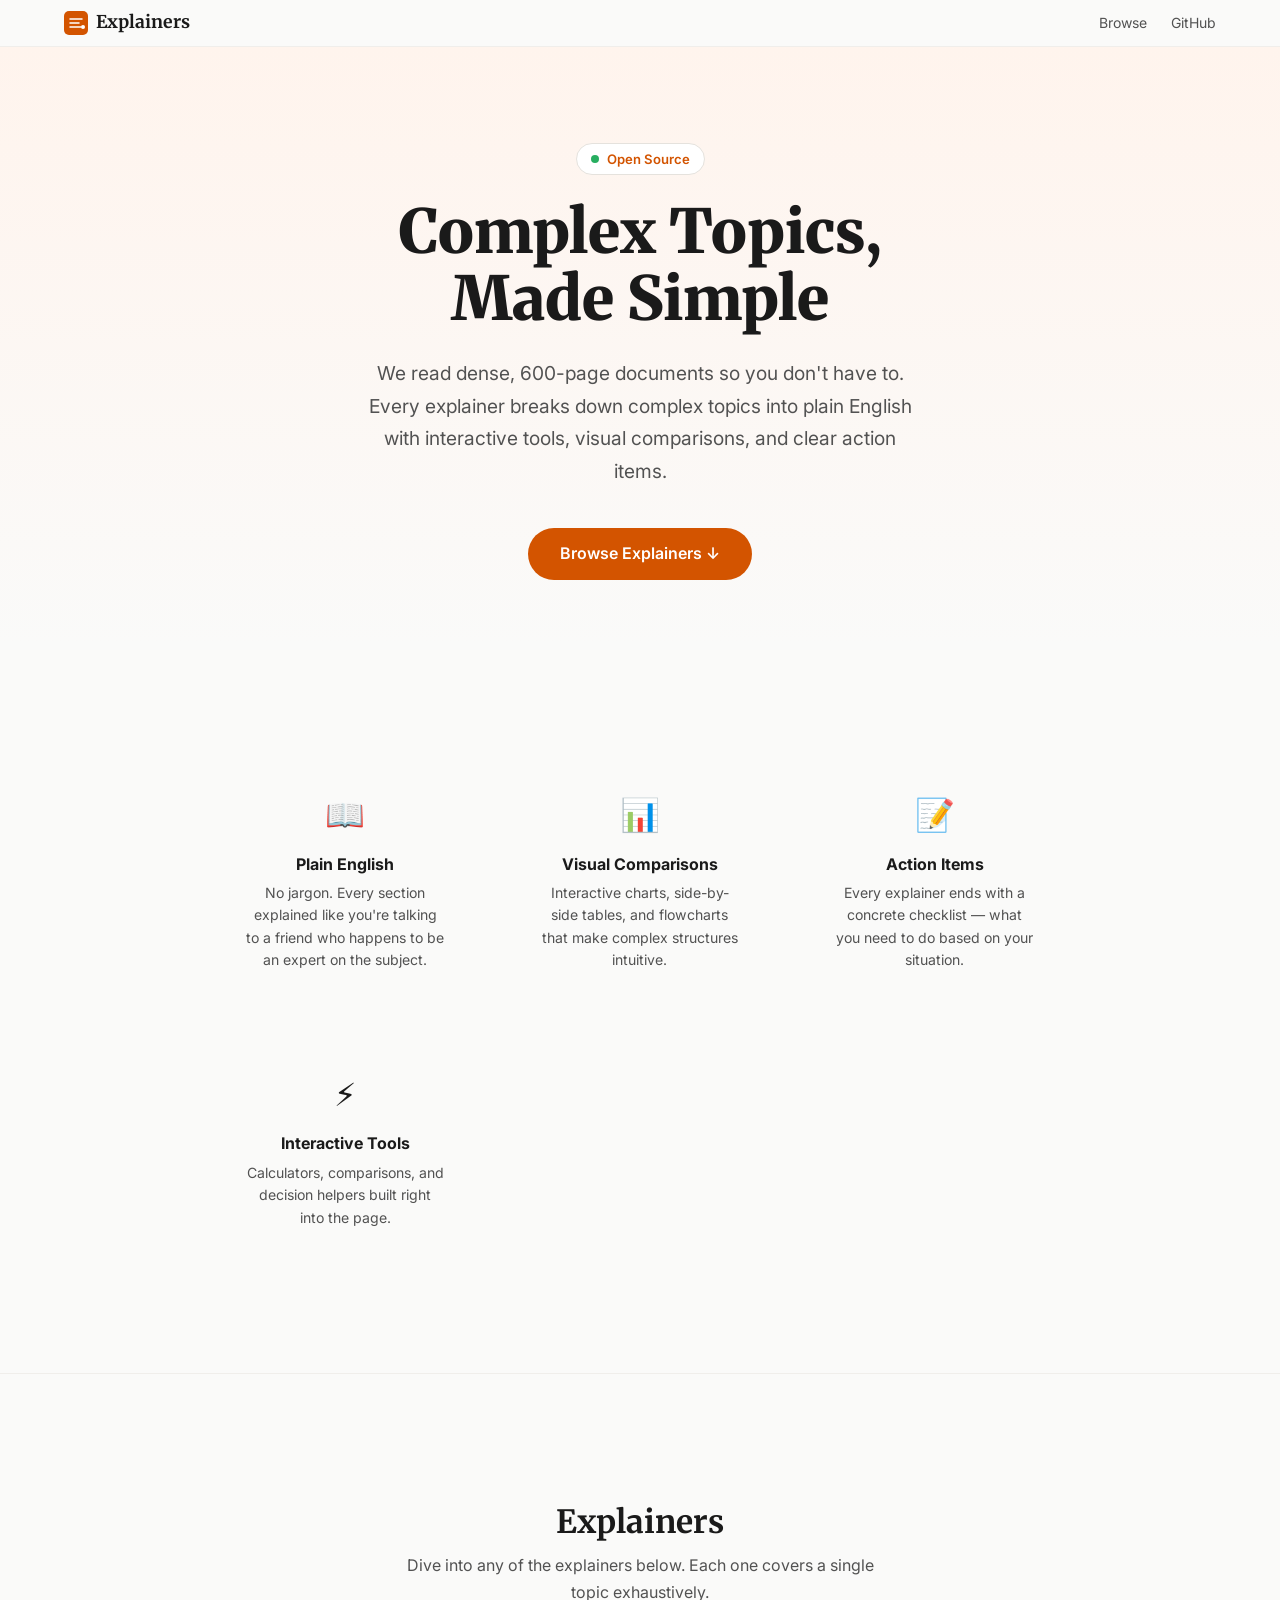
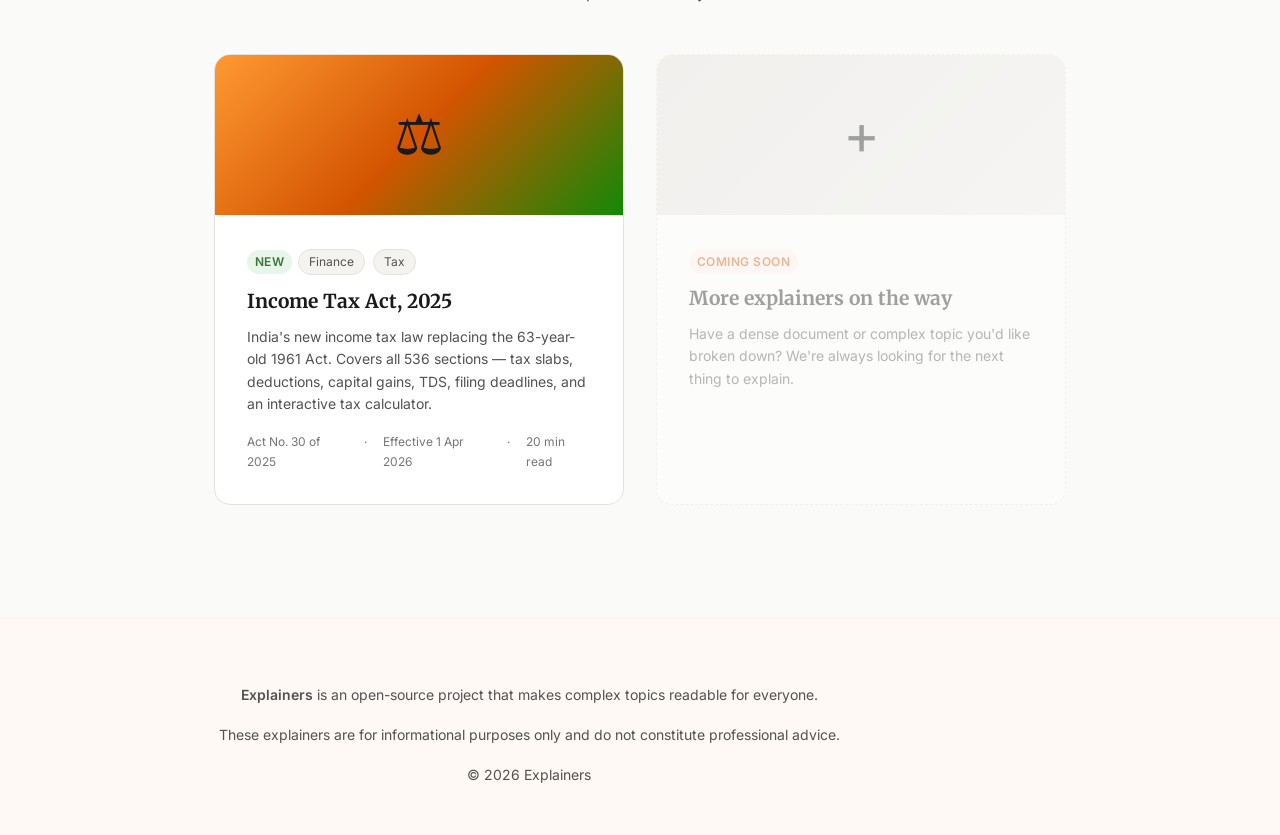
<file: index.html>
<!DOCTYPE html>
<html lang="en">
<head>
  <meta charset="UTF-8">
  <meta name="viewport" content="width=device-width, initial-scale=1.0">
  <title>Explainers — Complex Topics Made Simple</title>
  <meta name="description" content="Plain-English explainers for complex topics. Dense documents, regulations, and technical subjects — broken down with interactive tools for the common person.">
  <meta name="keywords" content="explainers, plain English, interactive guides, Income Tax Act 2025, simplified explanations, visual explainers">
  <meta name="author" content="Explainers">
  <meta name="robots" content="index, follow">
  <link rel="canonical" href="https://livingston.github.io/explainers/">

  <!-- Open Graph -->
  <meta property="og:type" content="website">
  <meta property="og:title" content="Explainers — Complex Topics Made Simple">
  <meta property="og:description" content="Plain-English explainers for complex topics — with interactive tools, visual comparisons, and clear action items.">
  <meta property="og:url" content="https://livingston.github.io/explainers/">
  <meta property="og:site_name" content="Explainers">
  <meta property="og:locale" content="en_IN">
  <meta property="og:image" content="https://livingston.github.io/explainers/assets/images/og-default.png?v=20260330">
  <meta property="og:image:width" content="1200">
  <meta property="og:image:height" content="630">
  <meta property="og:image:type" content="image/png">

  <!-- Twitter Card -->
  <meta name="twitter:card" content="summary_large_image">
  <meta name="twitter:title" content="Explainers — Complex Topics Made Simple">
  <meta name="twitter:description" content="Plain-English explainers for complex topics — with interactive tools, visual comparisons, and clear action items.">
  <meta name="twitter:image" content="https://livingston.github.io/explainers/assets/images/og-default.png?v=20260330">

  <!-- Favicon & Icons -->
  <link rel="icon" type="image/png" href="assets/images/favicon.png">
  <link rel="apple-touch-icon" href="assets/images/apple-touch-icon.png">

  <!-- JSON-LD -->
  <script type="application/ld+json">
  {
    "@context": "https://schema.org",
    "@type": "WebSite",
    "name": "Explainers",
    "url": "https://livingston.github.io/explainers/",
    "description": "Plain-English explainers for complex topics — with interactive tools, visual comparisons, and clear action items.",
    "potentialAction": {
      "@type": "SearchAction",
      "target": "https://livingston.github.io/explainers/?q={search_term_string}",
      "query-input": "required name=search_term_string"
    }
  }
  </script>

  <link rel="preconnect" href="https://fonts.googleapis.com">
  <link rel="preconnect" href="https://fonts.gstatic.com" crossorigin>
  <link href="https://fonts.googleapis.com/css2?family=Inter:wght@400;500;600;700&family=Merriweather:wght@400;700;900&family=JetBrains+Mono:wght@400;500;600&display=swap" rel="stylesheet">
  <link rel="stylesheet" href="assets/css/style.css">

  <style>
    .landing-hero {
      padding: 6rem 0 4rem;
      text-align: center;
      background: linear-gradient(180deg, var(--c-accent-light) 0%, var(--c-bg) 100%);
    }
    .landing-hero__badge {
      display: inline-flex;
      align-items: center;
      gap: 0.5rem;
      font-size: 0.82rem;
      font-weight: 600;
      color: var(--c-accent);
      background: var(--c-surface);
      border: 1px solid var(--c-border);
      border-radius: 9999px;
      padding: 4px 14px;
      margin-bottom: 1.5rem;
    }
    .landing-hero__badge::before {
      content: '';
      width: 8px;
      height: 8px;
      border-radius: 50%;
      background: var(--c-success);
      animation: pulse 2s infinite;
    }
    @keyframes pulse {
      0%, 100% { opacity: 1; }
      50% { opacity: 0.4; }
    }
    .landing-hero__title {
      font-family: var(--f-serif);
      font-size: clamp(2.2rem, 5vw, 3.8rem);
      font-weight: 900;
      line-height: 1.1;
      max-width: 700px;
      margin: 0 auto;
      color: var(--c-text);
    }
    .landing-hero__subtitle {
      font-size: clamp(1rem, 2vw, 1.2rem);
      color: var(--c-text-secondary);
      max-width: 560px;
      margin: 1.5rem auto 0;
      line-height: 1.7;
    }
    .landing-hero__cta {
      margin-top: 2.5rem;
      display: inline-flex;
      align-items: center;
      gap: 0.5rem;
      padding: 0.8rem 2rem;
      background: var(--c-accent);
      color: var(--c-on-accent);
      border-radius: 9999px;
      font-weight: 600;
      font-size: 1rem;
      text-decoration: none;
      transition: background 0.2s, transform 0.15s;
    }
    .landing-hero__cta:hover {
      background: var(--c-accent-dark);
      color: var(--c-on-accent);
      transform: translateY(-1px);
    }
    .landing-section-title {
      text-align: center;
      margin-bottom: 0.5rem;
    }
    .landing-section-subtitle {
      text-align: center;
      color: var(--c-text-secondary);
      max-width: 500px;
      margin: 0 auto var(--sp-xl);
    }
    .features {
      display: grid;
      grid-template-columns: repeat(auto-fit, minmax(250px, 1fr));
      gap: var(--sp-xl);
      margin: var(--sp-2xl) 0;
    }
    .feature {
      text-align: center;
      padding: var(--sp-xl);
    }
    .feature__icon {
      font-size: 2rem;
      margin-bottom: var(--sp-sm);
    }
    .feature__title {
      font-weight: 700;
      font-size: 1rem;
    }
    .feature__desc {
      font-size: 0.88rem;
      color: var(--c-text-secondary);
      margin-top: var(--sp-xs);
      line-height: 1.6;
    }
  </style>
</head>
<body>
  <a href="#main" class="skip-nav">Skip to content</a>

  <!-- Navbar -->
  <nav class="navbar" role="navigation" aria-label="Main navigation">
    <div class="container container--wide navbar__inner">
      <a href="./" class="navbar__brand"><img src="assets/images/logo.svg" alt="" width="24" height="24" class="navbar__logo"> Explainers</a>
      <ul class="navbar__links">
        <li><a href="#explainers">Browse</a></li>
        <li><a href="https://github.com/livingston/explainers" target="_blank" rel="noopener">GitHub</a></li>
      </ul>
    </div>
  </nav>

  <main id="main">
    <!-- Hero -->
    <section class="landing-hero">
      <div class="container">
        <div class="landing-hero__badge">Open Source</div>
        <h1 class="landing-hero__title">Complex Topics,<br>Made Simple</h1>
        <p class="landing-hero__subtitle">
          We read dense, 600-page documents so you don't have to. Every explainer breaks down complex topics into plain English with interactive tools, visual comparisons, and clear action items.
        </p>
        <a href="#explainers" class="landing-hero__cta">Browse Explainers &darr;</a>
      </div>
    </section>

    <!-- Features -->
    <section class="section">
      <div class="container">
        <div class="features">
          <div class="feature">
            <div class="feature__icon">&#128214;</div>
            <div class="feature__title">Plain English</div>
            <div class="feature__desc">No jargon. Every section explained like you're talking to a friend who happens to be an expert on the subject.</div>
          </div>
          <div class="feature">
            <div class="feature__icon">&#128202;</div>
            <div class="feature__title">Visual Comparisons</div>
            <div class="feature__desc">Interactive charts, side-by-side tables, and flowcharts that make complex structures intuitive.</div>
          </div>
          <div class="feature">
            <div class="feature__icon">&#128221;</div>
            <div class="feature__title">Action Items</div>
            <div class="feature__desc">Every explainer ends with a concrete checklist — what you need to do based on your situation.</div>
          </div>
          <div class="feature">
            <div class="feature__icon">&#9889;</div>
            <div class="feature__title">Interactive Tools</div>
            <div class="feature__desc">Calculators, comparisons, and decision helpers built right into the page.</div>
          </div>
        </div>
      </div>
    </section>

    <!-- Explainers List -->
    <section class="section" id="explainers">
      <div class="container">
        <h2 class="landing-section-title">Explainers</h2>
        <p class="landing-section-subtitle">Dive into any of the explainers below. Each one covers a single topic exhaustively.</p>

        <div class="explainer-grid">
          <!-- Income Tax Act 2025 -->
          <a href="income-tax-act-2025/" class="explainer-card">
            <div class="explainer-card__banner" style="background: linear-gradient(135deg, var(--c-india-saffron) 0%, var(--c-accent) 50%, var(--c-india-green) 100%);">
              <span class="explainer-card__banner-icon">&#9878;</span>
            </div>
            <div class="explainer-card__body">
              <div class="explainer-card__tags">
                <span class="badge badge--new">New</span>
                <span class="tag">Finance</span>
                <span class="tag">Tax</span>
              </div>
              <div class="explainer-card__title">Income Tax Act, 2025</div>
              <div class="explainer-card__desc">
                India's new income tax law replacing the 63-year-old 1961 Act. Covers all 536 sections — tax slabs, deductions, capital gains, TDS, filing deadlines, and an interactive tax calculator.
              </div>
              <div class="explainer-card__meta">
                <span>Act No. 30 of 2025</span>
                <span>&middot;</span>
                <span>Effective 1 Apr 2026</span>
                <span>&middot;</span>
                <span>20 min read</span>
              </div>
            </div>
          </a>

          <!-- Placeholder for future explainers -->
          <div class="explainer-card explainer-card--disabled">
            <div class="explainer-card__banner">
              <span class="explainer-card__banner-icon">+</span>
            </div>
            <div class="explainer-card__body">
              <div class="explainer-card__tags">
                <span class="badge badge--default">Coming Soon</span>
              </div>
              <div class="explainer-card__title">More explainers on the way</div>
              <div class="explainer-card__desc">
                Have a dense document or complex topic you'd like broken down? We're always looking for the next thing to explain.
              </div>
            </div>
          </div>
        </div>
      </div>
    </section>
  </main>

  <footer class="footer">
    <div class="container">
      <p><strong>Explainers</strong> is an open-source project that makes complex topics readable for everyone.</p>
      <p>These explainers are for informational purposes only and do not constitute professional advice.</p>
      <p>&copy; 2026 Explainers</p>
    </div>
  </footer>
</body>
</html>
</file>
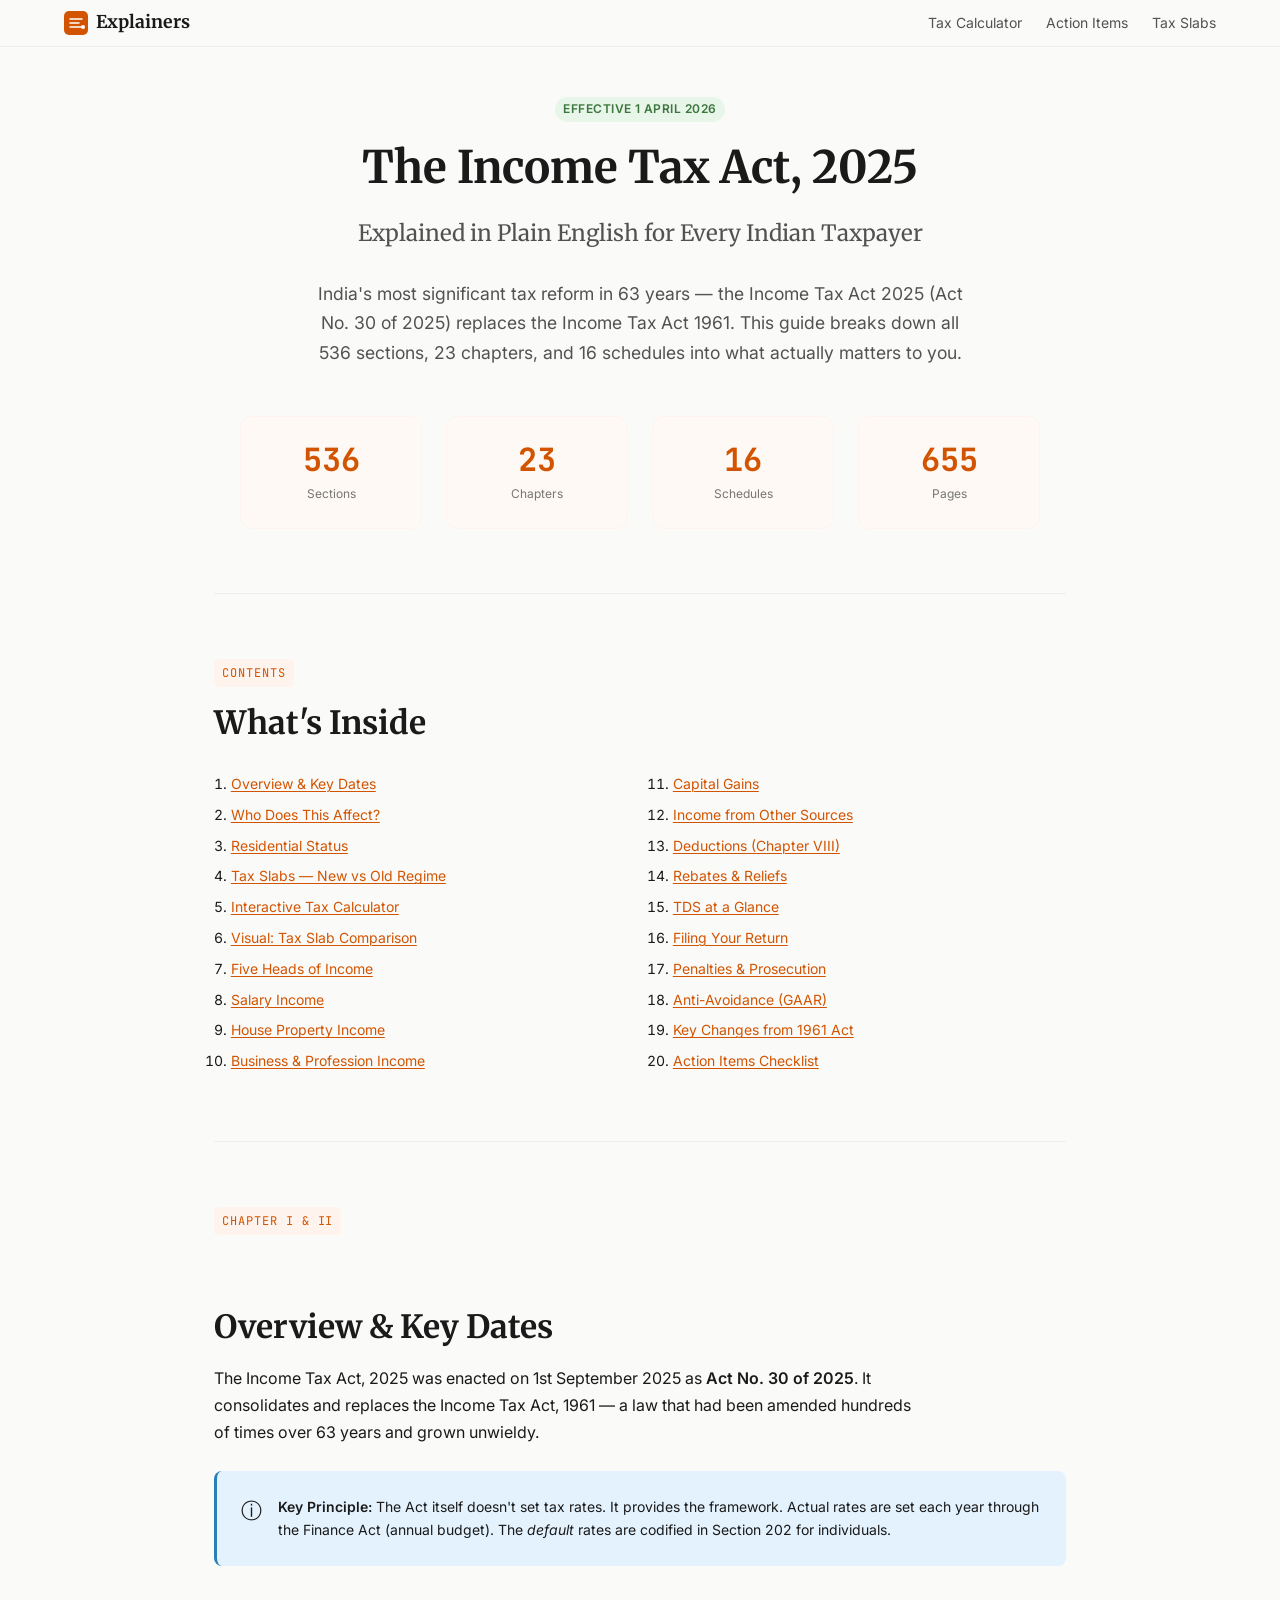
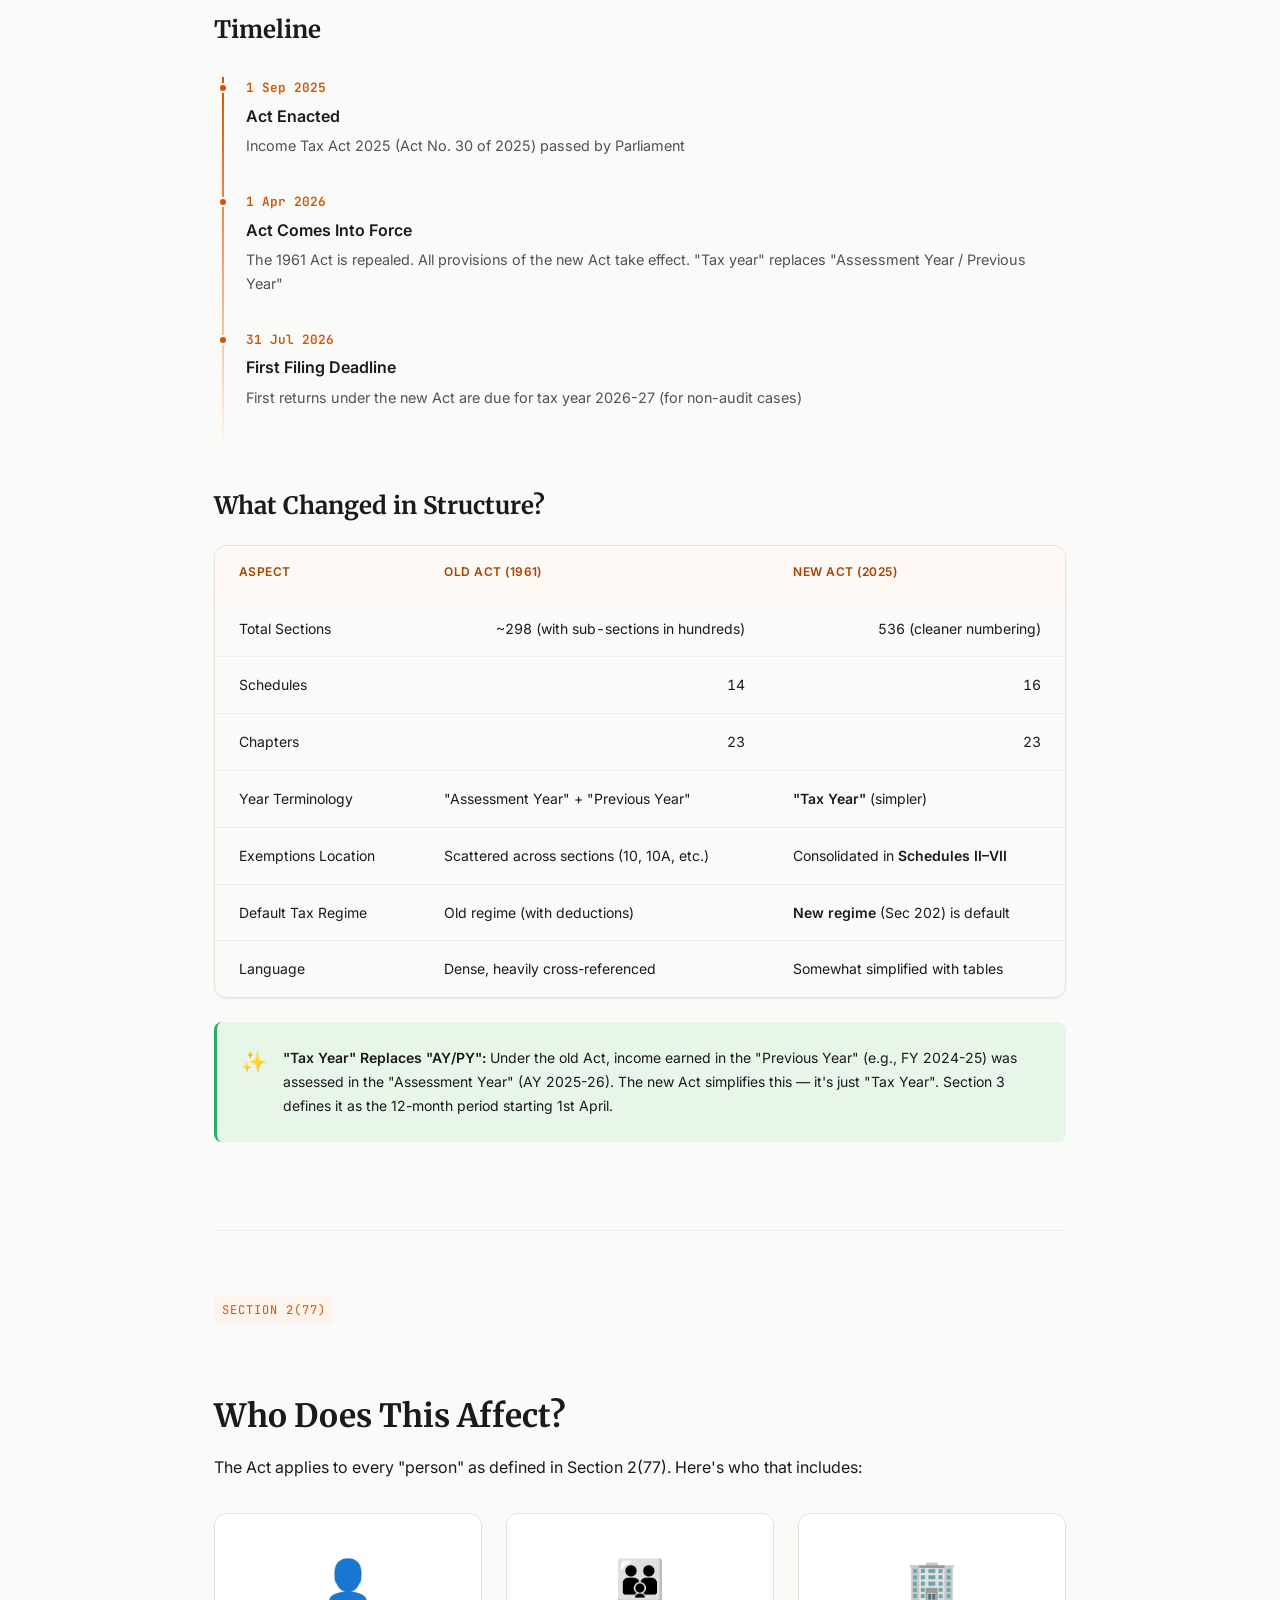
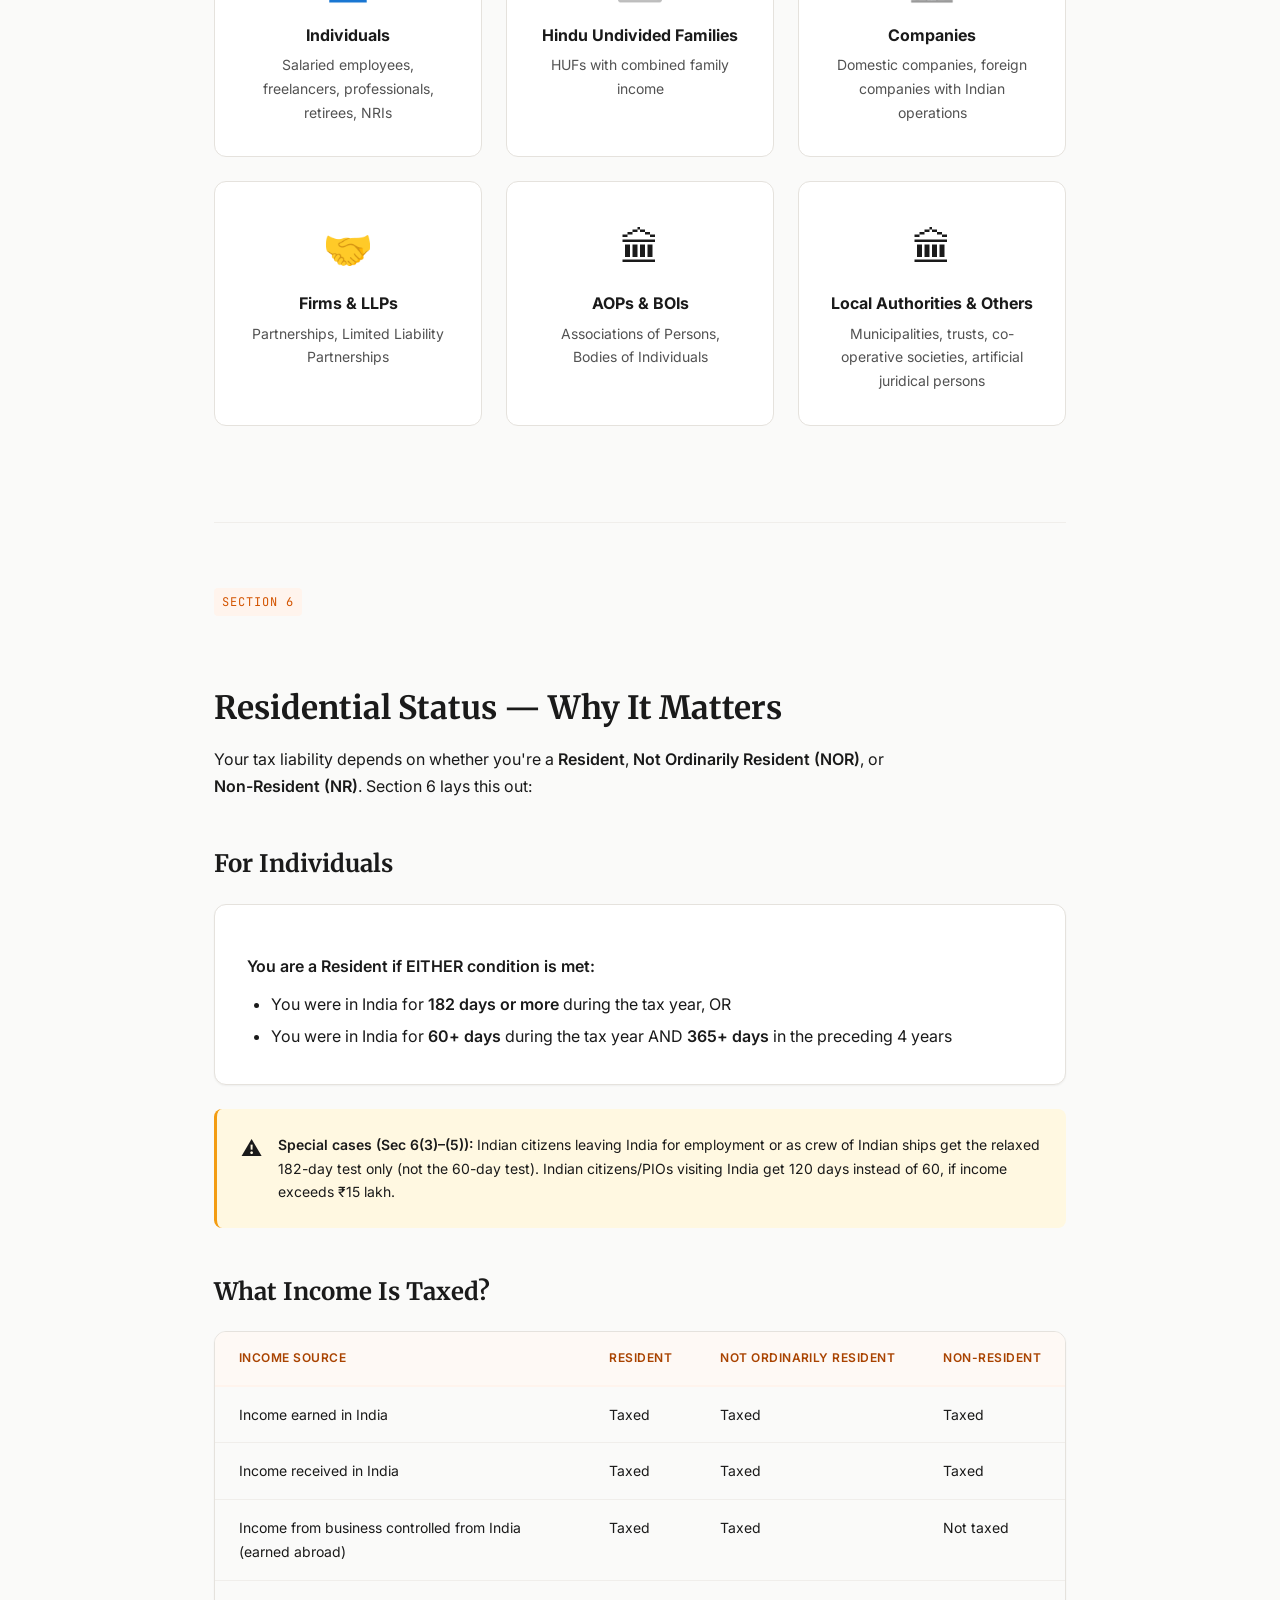
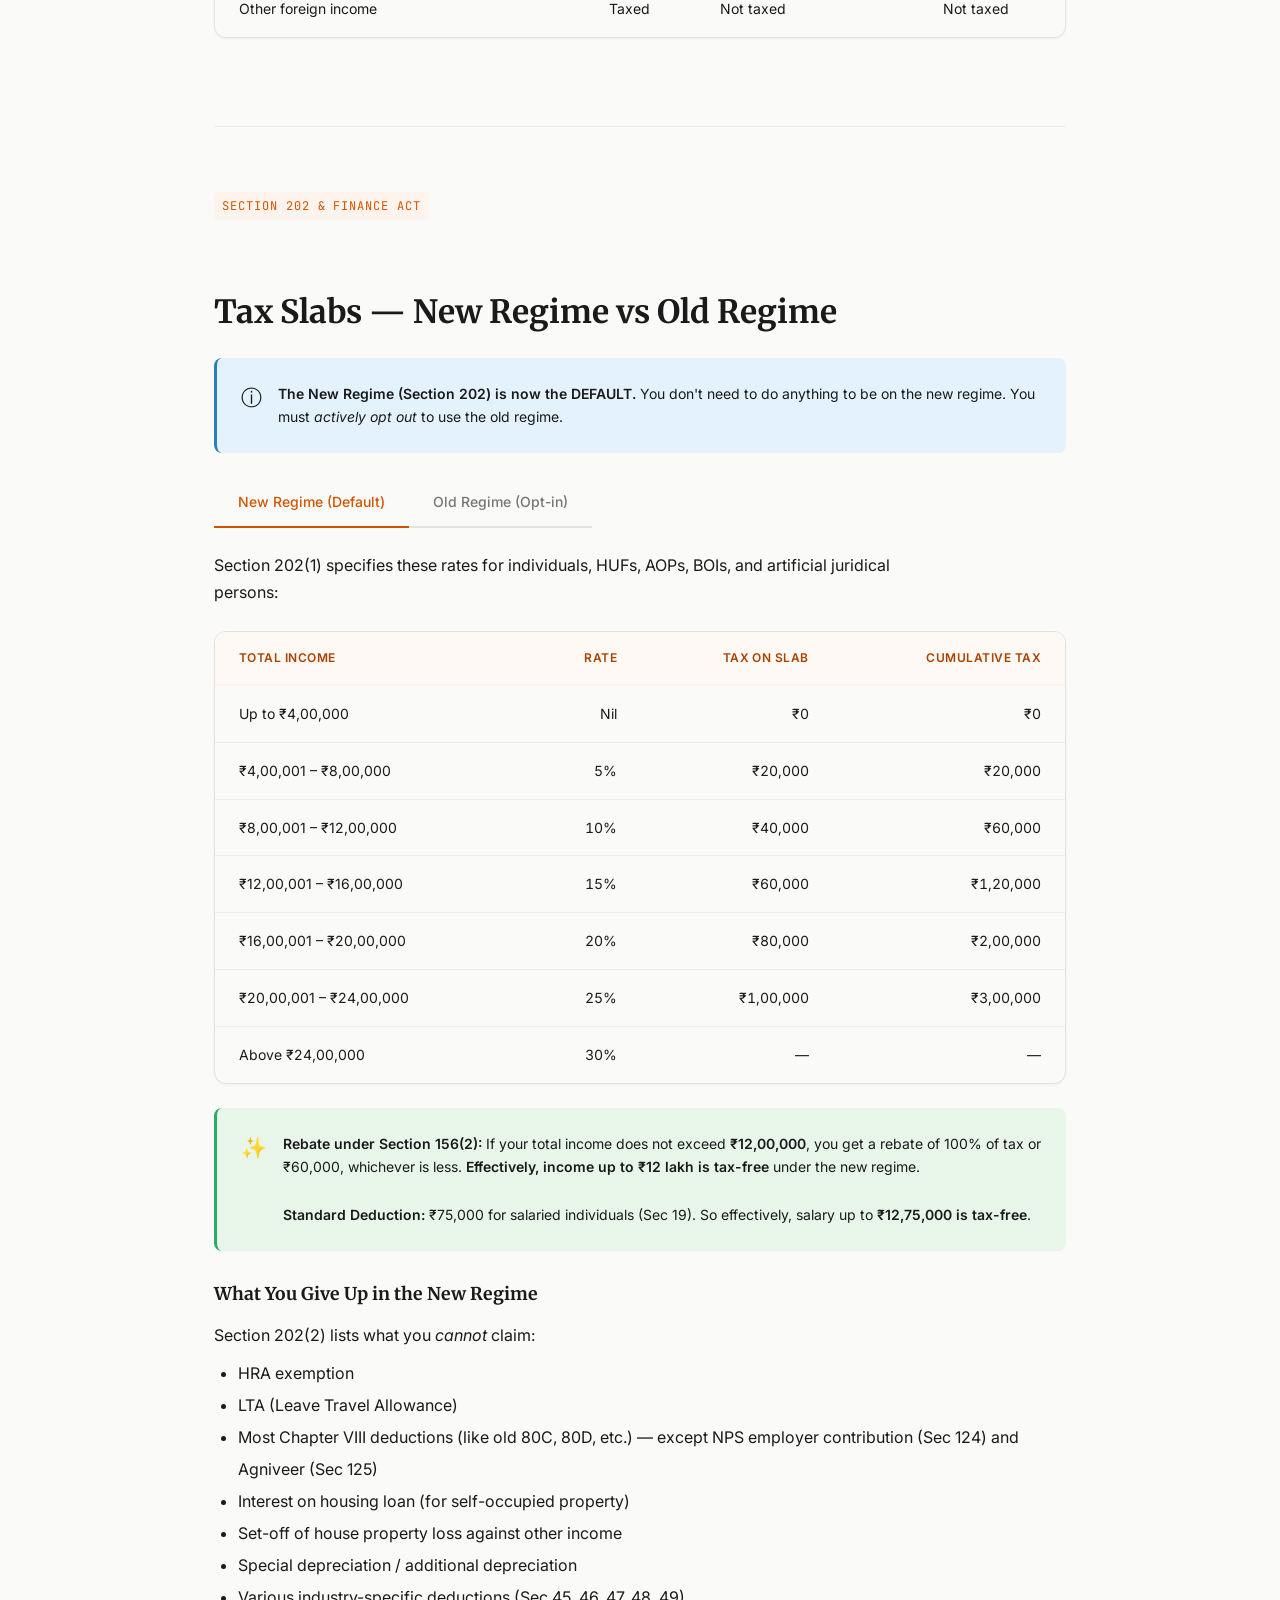
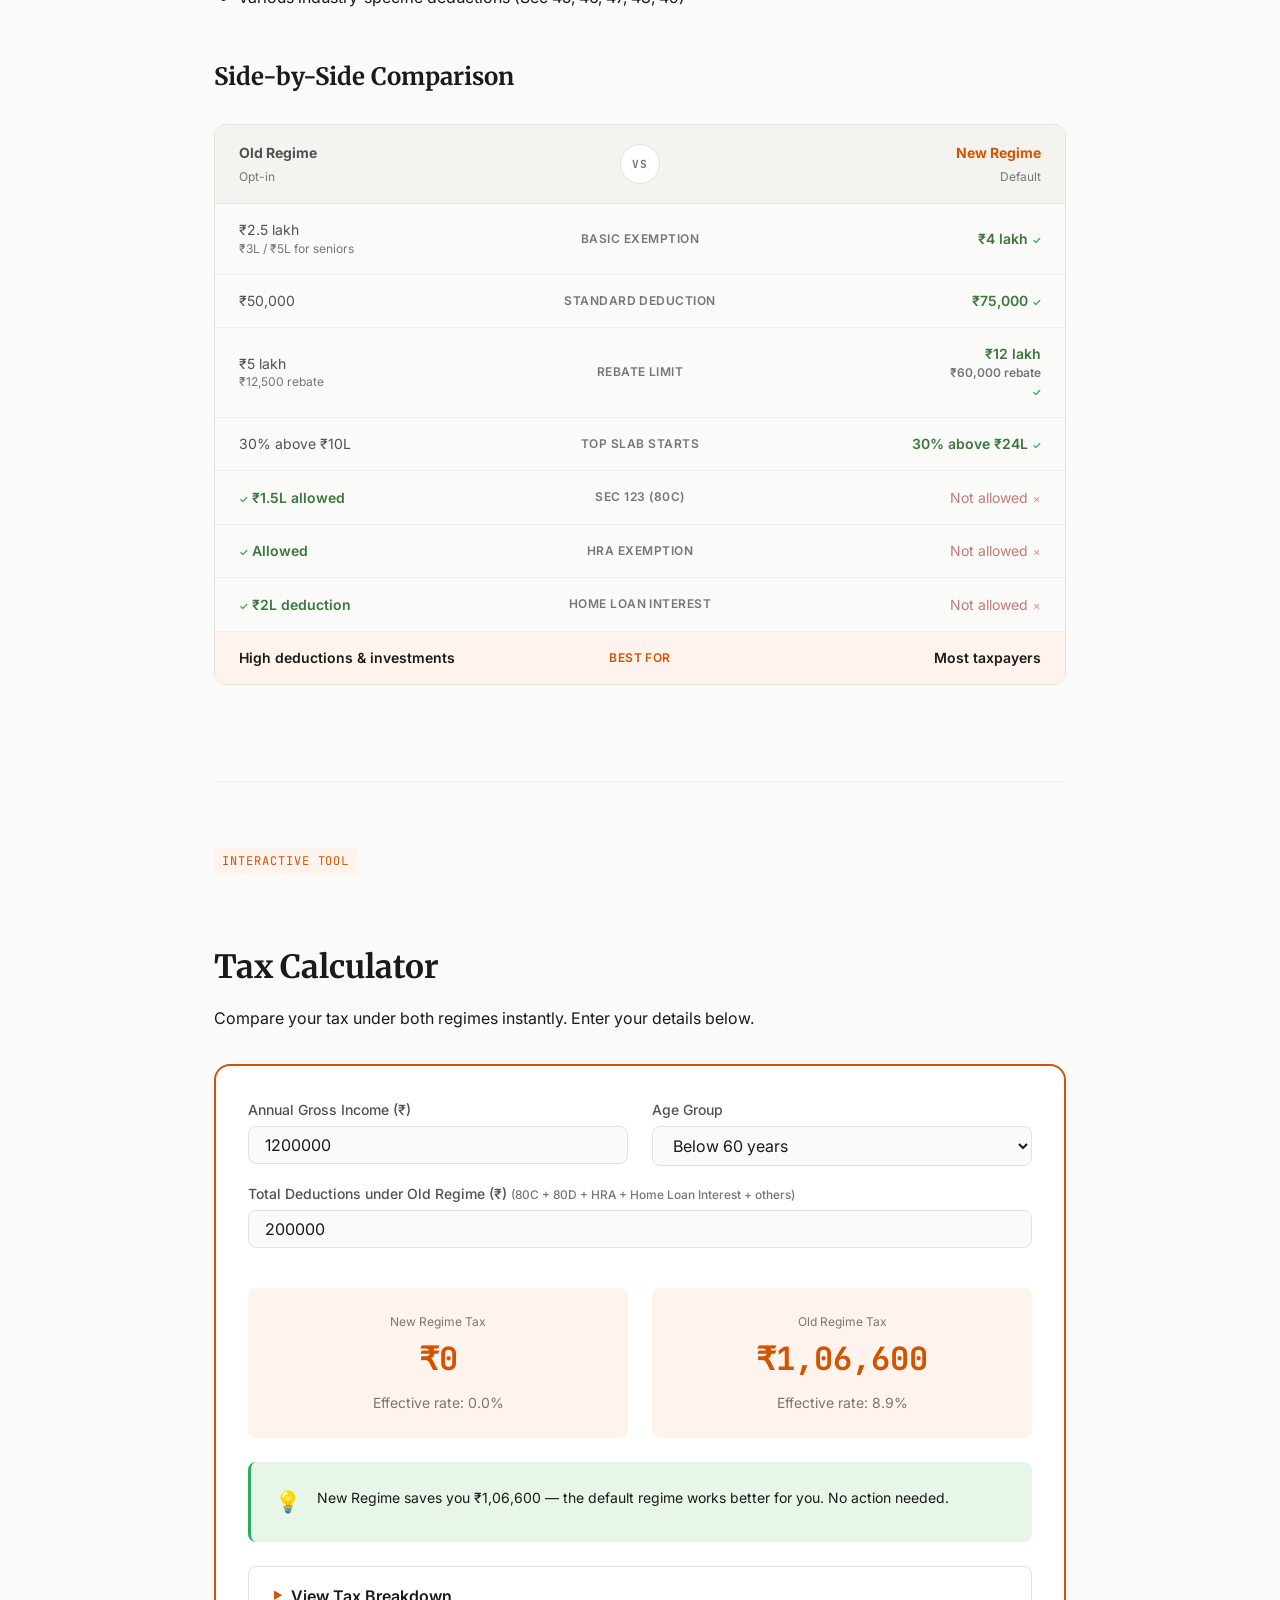
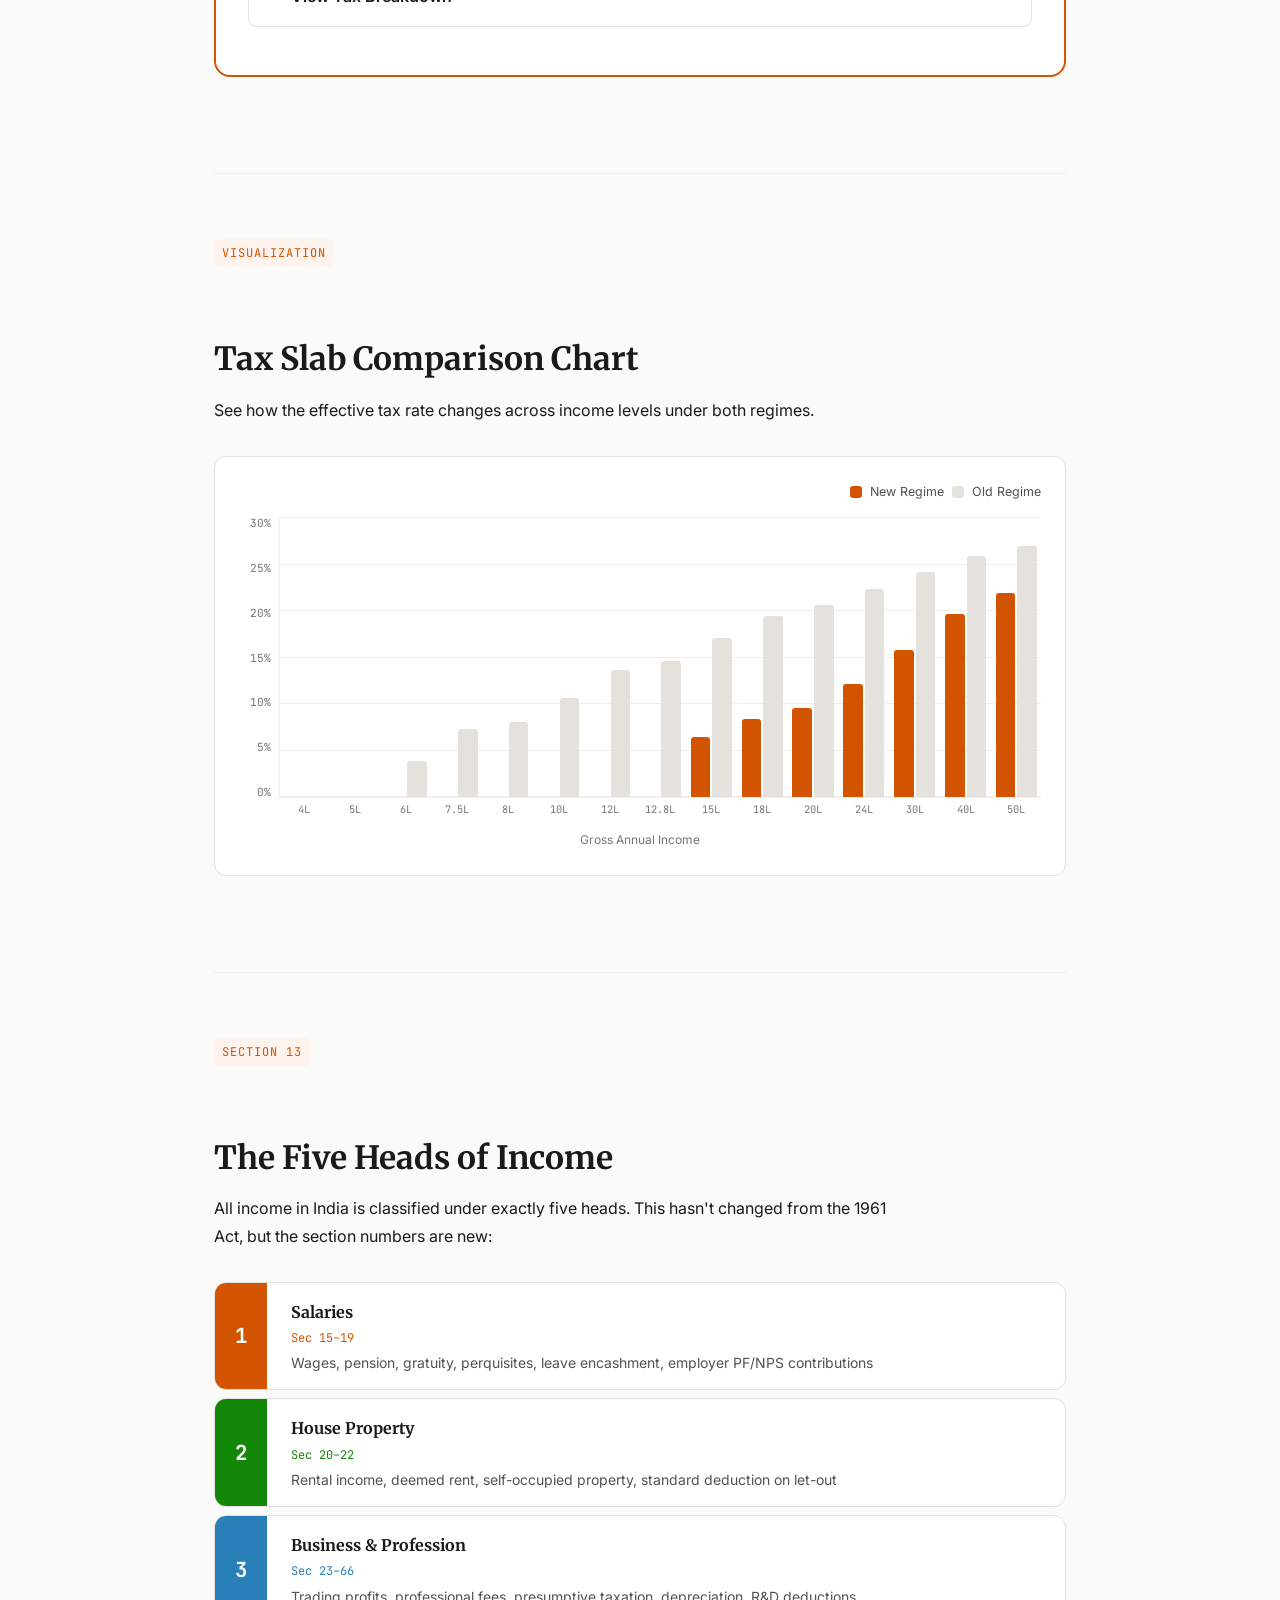
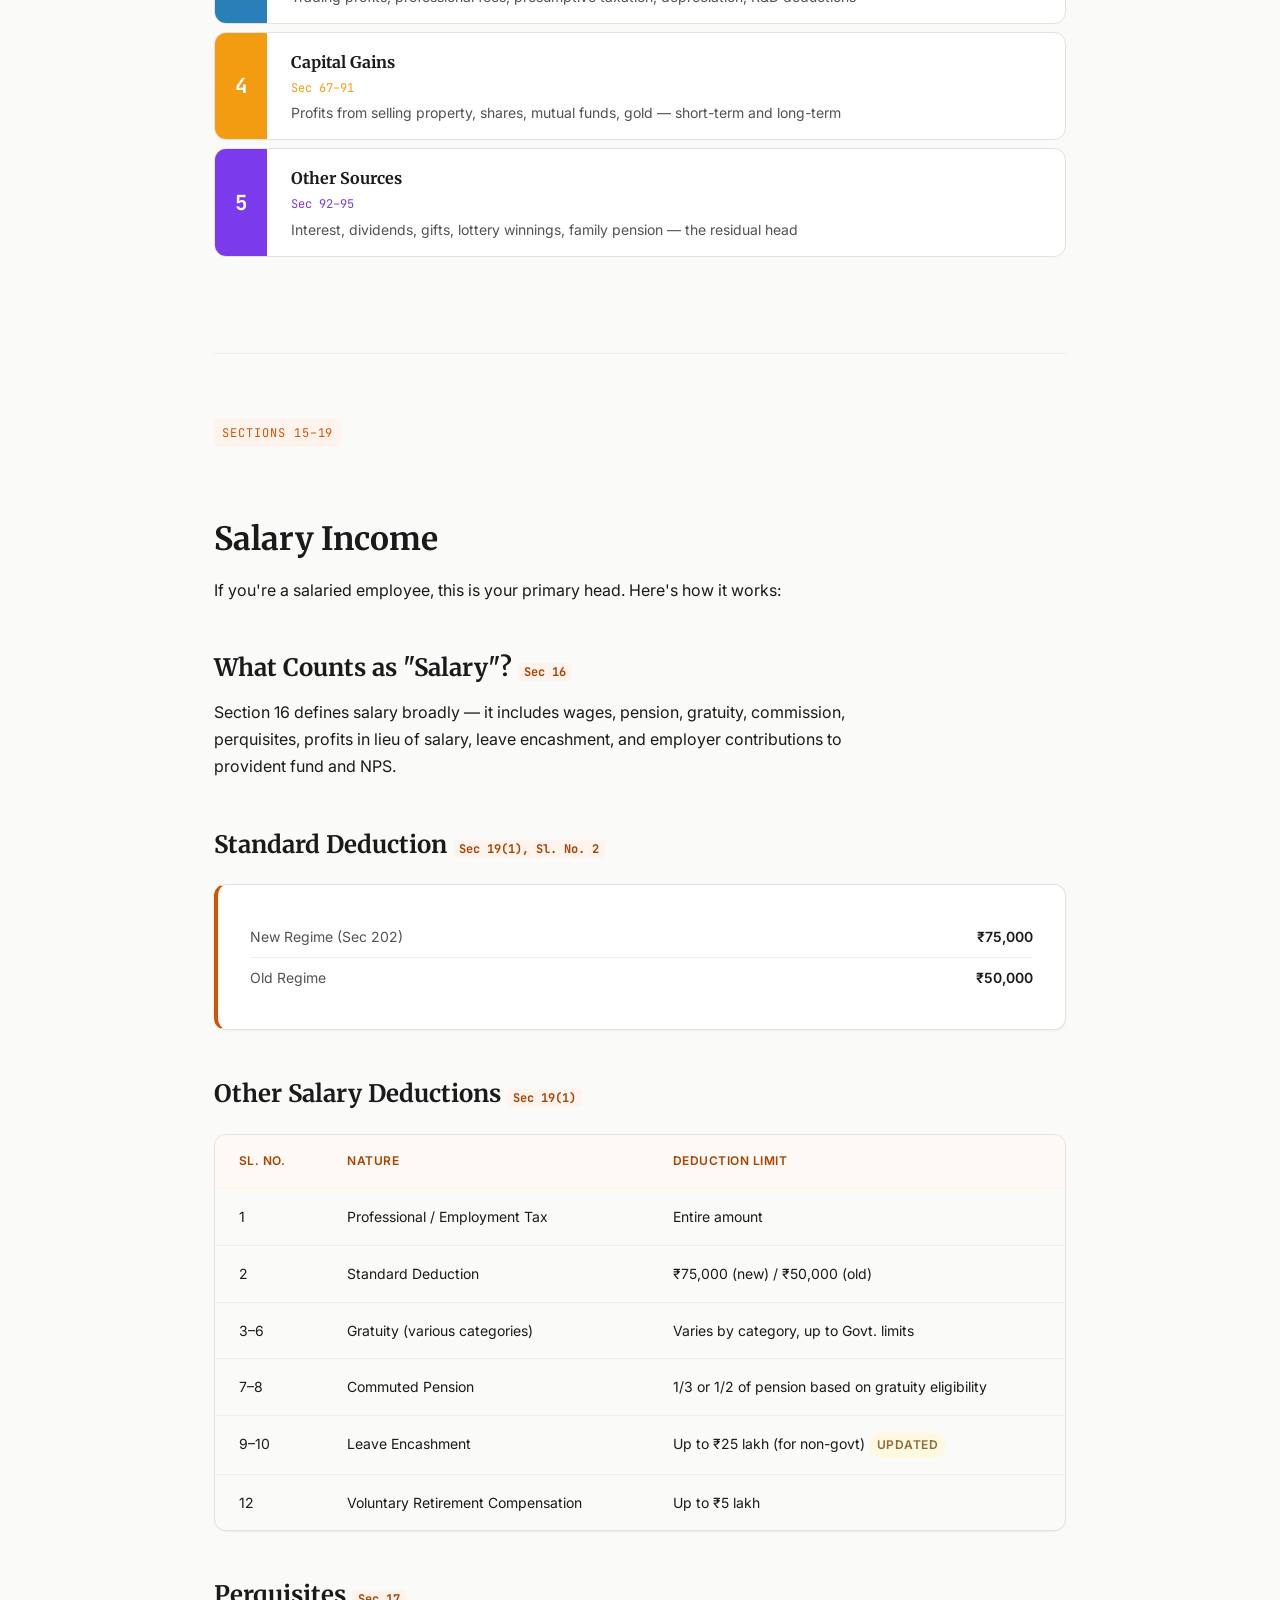
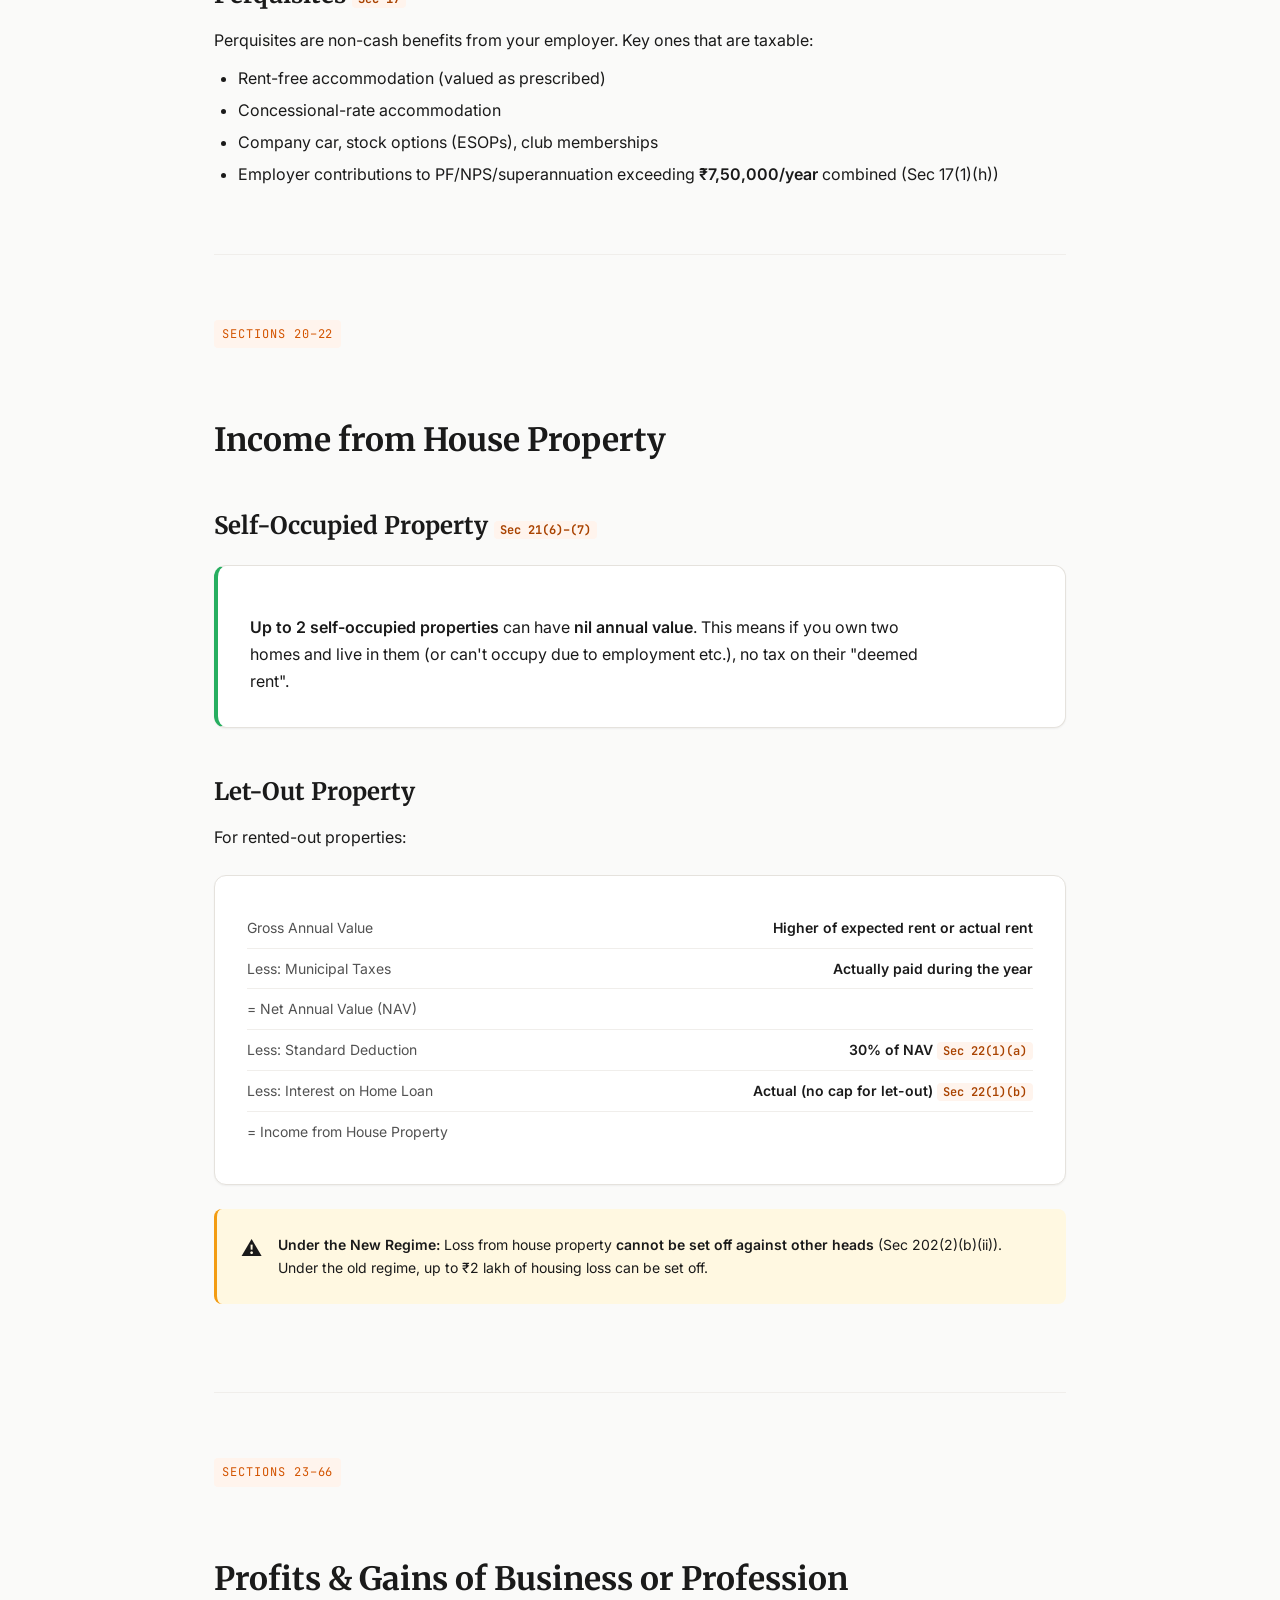
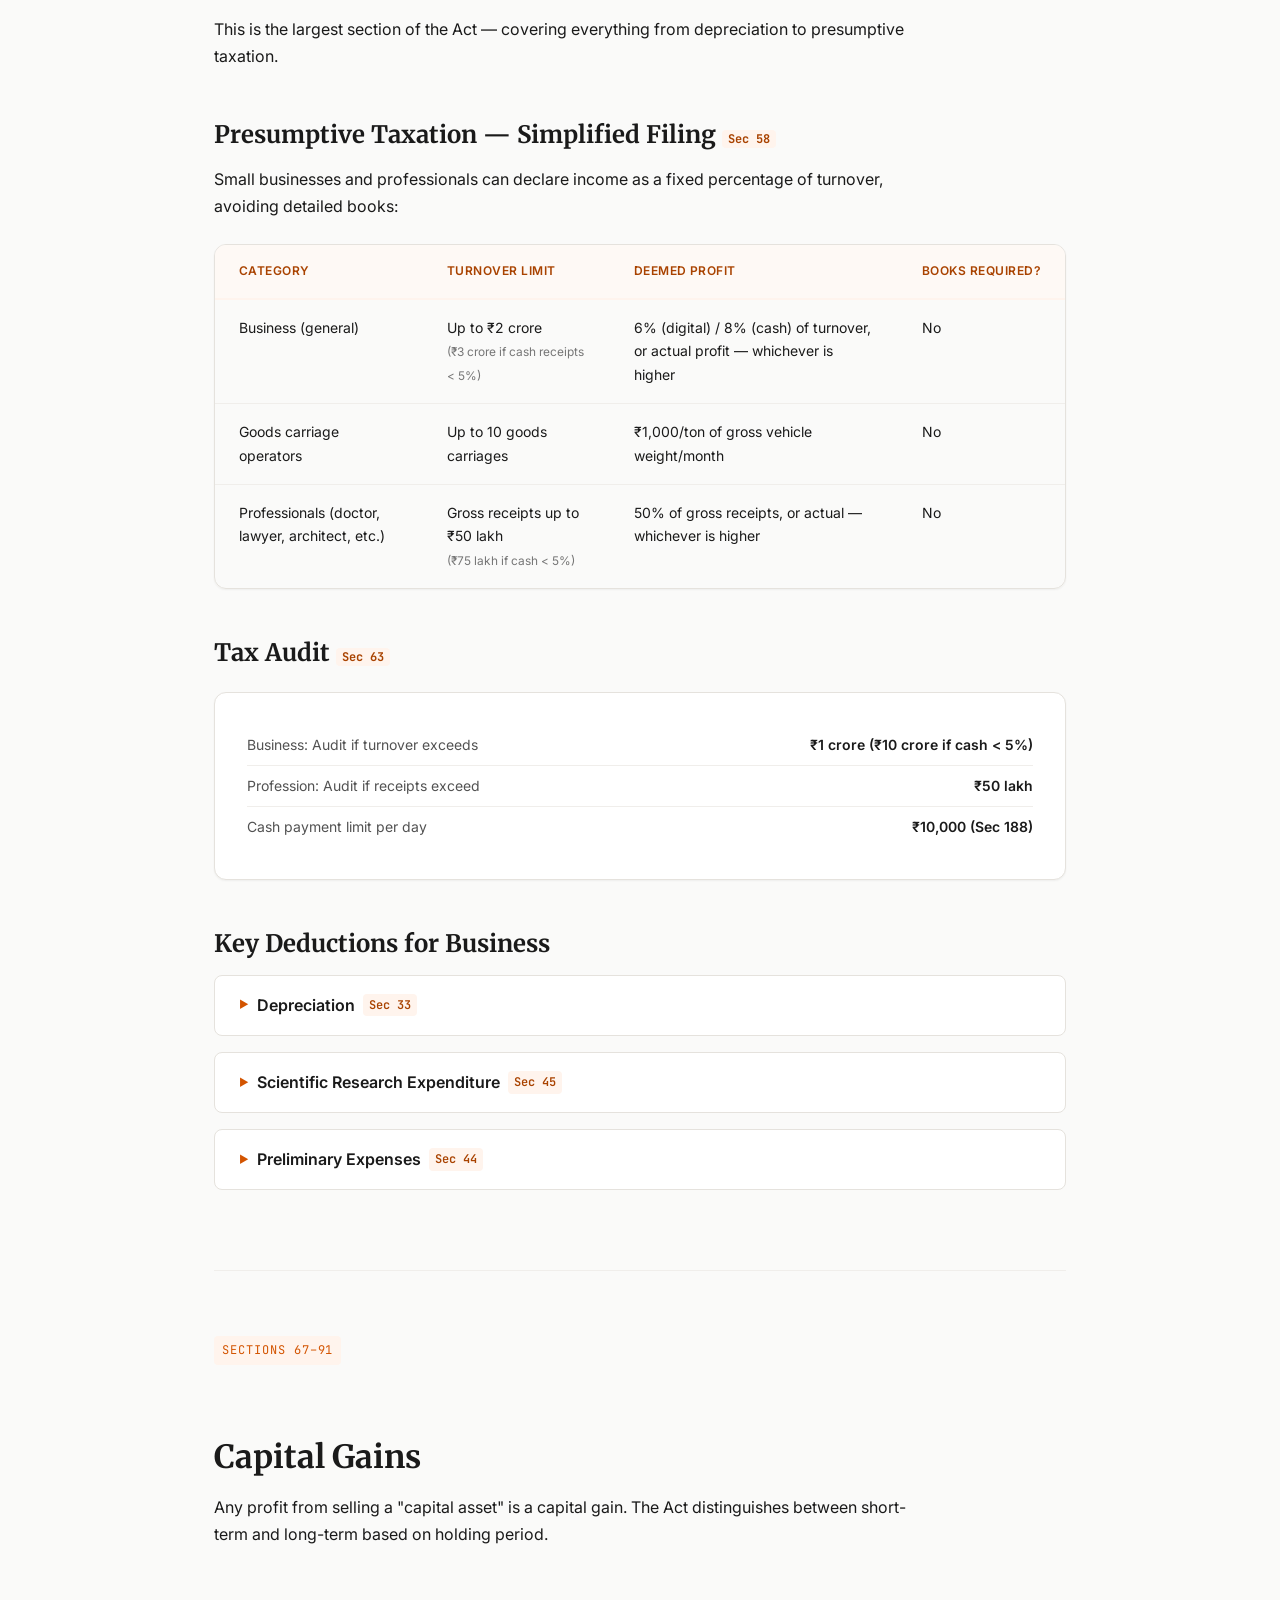
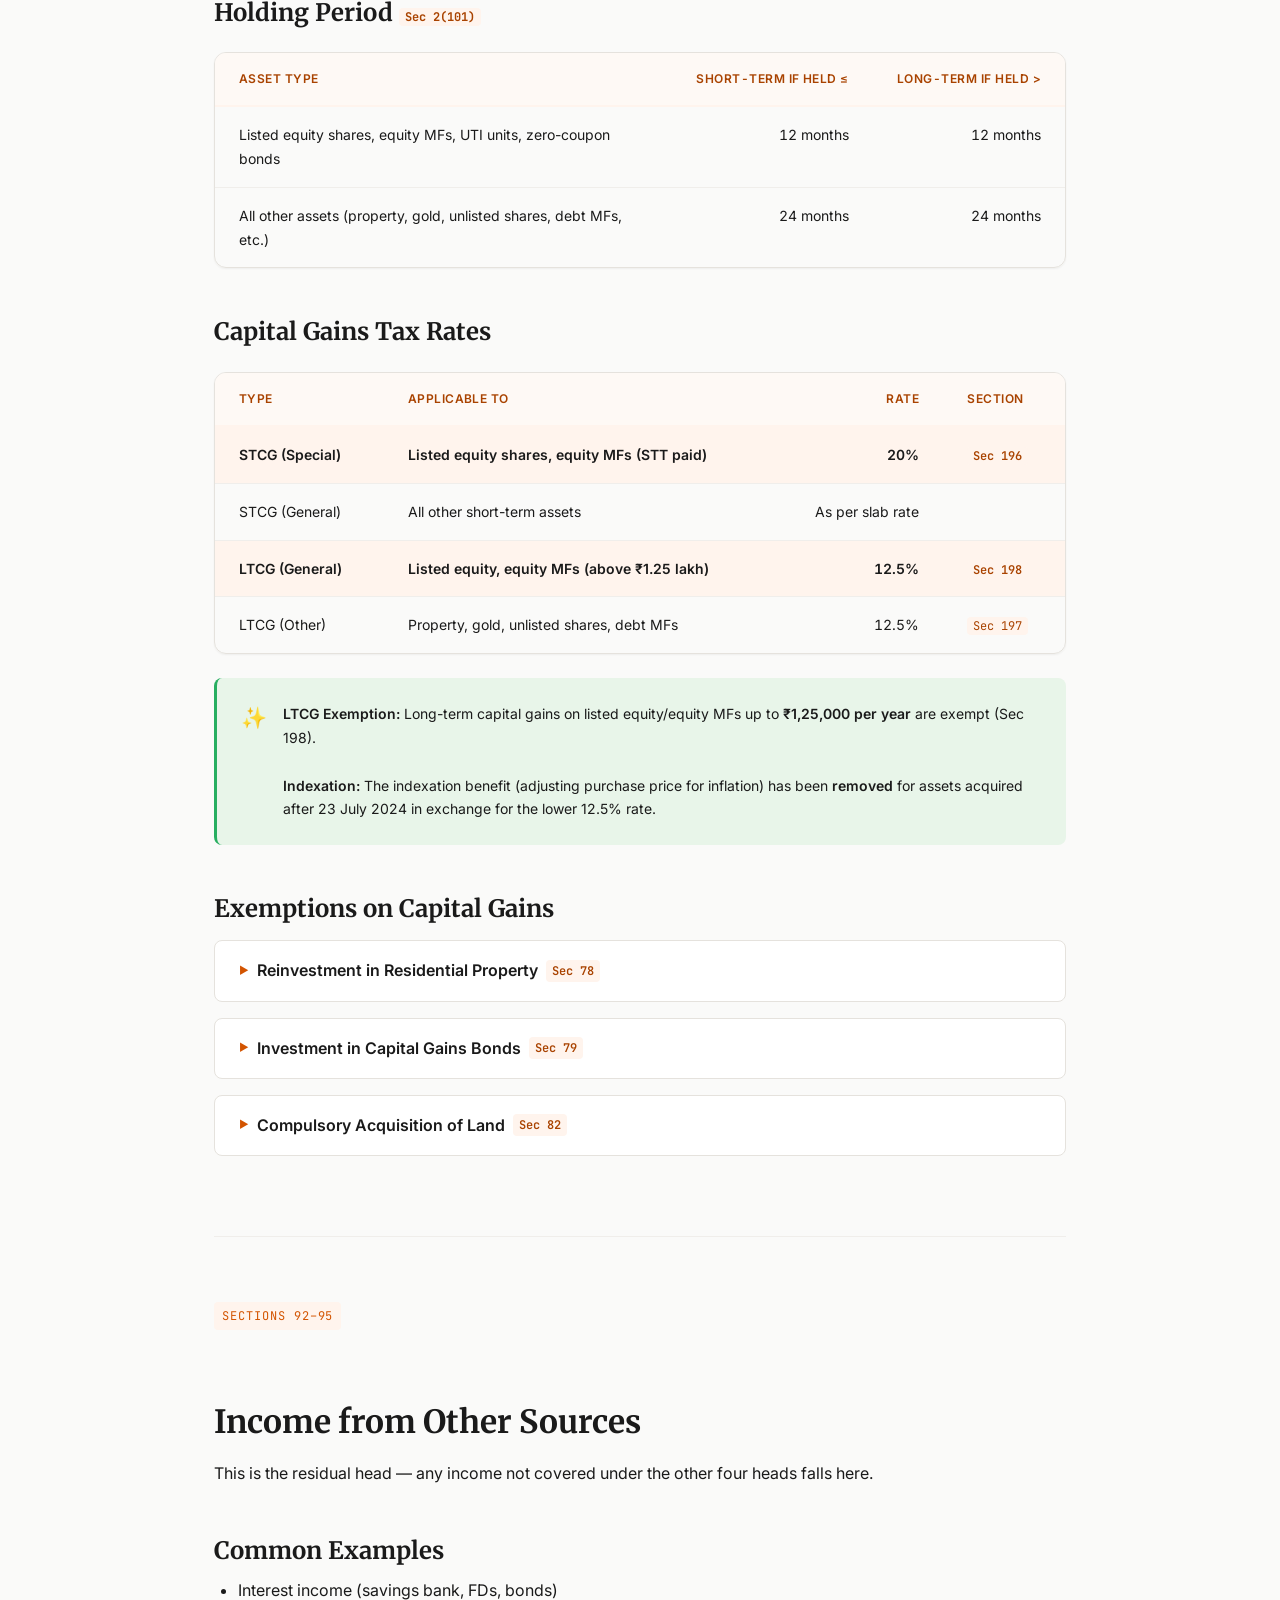
<file: income-tax-act-2025/index.html>
<!DOCTYPE html>
<html lang="en">
<head>
  <meta charset="UTF-8">
  <meta name="viewport" content="width=device-width, initial-scale=1.0">
  <title>Income Tax Act 2025 Explained — A Plain-English Guide for Every Indian Taxpayer</title>
  <meta name="description" content="The Income Tax Act 2025 replaces the 1961 Act from April 2026. Understand new tax slabs, deductions, capital gains, TDS rules, filing deadlines, and what changes for you — all in simple language.">
  <meta name="keywords" content="Income Tax Act 2025, India tax law, new tax slabs 2026, Section 202, tax regime India, income tax explained, capital gains 2025, TDS rates, standard deduction, tax calculator India">
  <meta name="author" content="Explainers">
  <meta name="robots" content="index, follow">
  <link rel="canonical" href="https://livingston.github.io/explainers/income-tax-act-2025/">

  <!-- Open Graph -->
  <meta property="og:type" content="article">
  <meta property="og:title" content="Income Tax Act 2025 — A Plain-English Guide for Every Indian Taxpayer">
  <meta property="og:description" content="India's new Income Tax Act replaces the 63-year-old 1961 Act. Understand new slabs, deductions, capital gains, and what it means for you.">
  <meta property="og:url" content="https://livingston.github.io/explainers/income-tax-act-2025/">
  <meta property="og:site_name" content="Explainers">
  <meta property="og:locale" content="en_IN">
  <meta property="og:image" content="https://livingston.github.io/explainers/assets/images/og-income-tax-act-2025.png?v=20260330">
  <meta property="og:image:width" content="1200">
  <meta property="og:image:height" content="630">
  <meta property="og:image:type" content="image/png">
  <meta property="article:published_time" content="2025-09-01">
  <meta property="article:modified_time" content="2026-03-30">
  <meta property="article:section" content="Finance & Law">
  <meta property="article:tag" content="Income Tax">
  <meta property="article:tag" content="India Finance">
  <meta property="article:tag" content="Tax Law 2025">

  <!-- Twitter Card -->
  <meta name="twitter:card" content="summary_large_image">
  <meta name="twitter:title" content="Income Tax Act 2025 — A Plain-English Guide">
  <meta name="twitter:description" content="India's new Income Tax Act explained in simple language. Tax slabs, deductions, capital gains, filing deadlines — everything you need to know.">
  <meta name="twitter:image" content="https://livingston.github.io/explainers/assets/images/og-income-tax-act-2025.png?v=20260330">

  <!-- Favicon & Icons -->
  <link rel="icon" type="image/png" href="../assets/images/favicon.png">
  <link rel="apple-touch-icon" href="../assets/images/apple-touch-icon.png">

  <!-- JSON-LD Structured Data -->
  <script type="application/ld+json">
  {
    "@context": "https://schema.org",
    "@type": "Article",
    "headline": "Income Tax Act 2025 — A Plain-English Guide for Every Indian Taxpayer",
    "description": "Comprehensive explainer of India's Income Tax Act 2025 covering new tax slabs, deductions, capital gains, TDS, filing requirements and more.",
    "datePublished": "2025-09-01",
    "dateModified": "2026-03-30",
    "author": { "@type": "Organization", "name": "Explainers" },
    "publisher": { "@type": "Organization", "name": "Explainers" },
    "mainEntityOfPage": {
      "@type": "WebPage",
      "@id": "https://livingston.github.io/explainers/income-tax-act-2025/"
    },
    "about": {
      "@type": "Legislation",
      "name": "Income Tax Act, 2025",
      "legislationIdentifier": "Act No. 30 of 2025",
      "legislationDate": "2025-09-01",
      "legislationJurisdiction": "IN"
    }
  }
  </script>

  <!-- FAQ Structured Data -->
  <script type="application/ld+json">
  {
    "@context": "https://schema.org",
    "@type": "FAQPage",
    "mainEntity": [
      {
        "@type": "Question",
        "name": "When does the Income Tax Act 2025 come into effect?",
        "acceptedAnswer": {
          "@type": "Answer",
          "text": "The Income Tax Act 2025 (Act No. 30 of 2025) comes into force on 1st April 2026, replacing the Income Tax Act 1961."
        }
      },
      {
        "@type": "Question",
        "name": "What are the new tax slabs under the Income Tax Act 2025?",
        "acceptedAnswer": {
          "@type": "Answer",
          "text": "Under the new default regime (Section 202): Up to ₹4 lakh — Nil, ₹4-8 lakh — 5%, ₹8-12 lakh — 10%, ₹12-16 lakh — 15%, ₹16-20 lakh — 20%, ₹20-24 lakh — 25%, Above ₹24 lakh — 30%. Income up to ₹12 lakh gets a full rebate under Section 156."
        }
      },
      {
        "@type": "Question",
        "name": "What is the standard deduction under the new Act?",
        "acceptedAnswer": {
          "@type": "Answer",
          "text": "Under the new regime (Section 202), the standard deduction is ₹75,000 or actual salary, whichever is less. Under the old regime, it is ₹50,000."
        }
      },
      {
        "@type": "Question",
        "name": "Is the new tax regime mandatory?",
        "acceptedAnswer": {
          "@type": "Answer",
          "text": "The new regime under Section 202 is the DEFAULT. You can opt out to the old regime, but must do so before the return filing due date. For business/profession income, once you opt out, you can switch back only once."
        }
      }
    ]
  }
  </script>

  <!-- BreadcrumbList -->
  <script type="application/ld+json">
  {
    "@context": "https://schema.org",
    "@type": "BreadcrumbList",
    "itemListElement": [
      { "@type": "ListItem", "position": 1, "name": "Explainers", "item": "https://livingston.github.io/explainers/" },
      { "@type": "ListItem", "position": 2, "name": "Income Tax Act 2025", "item": "https://livingston.github.io/explainers/income-tax-act-2025/" }
    ]
  }
  </script>

  <link rel="preconnect" href="https://fonts.googleapis.com">
  <link rel="preconnect" href="https://fonts.gstatic.com" crossorigin>
  <link href="https://fonts.googleapis.com/css2?family=Inter:wght@400;500;600;700&family=Merriweather:wght@400;700;900&family=JetBrains+Mono:wght@400;500;600&display=swap" rel="stylesheet">
  <link rel="stylesheet" href="../assets/css/style.css">
</head>
<body>
  <a href="#main" class="skip-nav">Skip to content</a>
  <div class="reading-progress" id="readingProgress"></div>

  <!-- Navbar -->
  <nav class="navbar" role="navigation" aria-label="Main navigation">
    <div class="container container--wide navbar__inner">
      <a href="../" class="navbar__brand"><img src="../assets/images/logo.svg" alt="" width="24" height="24" class="navbar__logo"> Explainers</a>
      <ul class="navbar__links">
        <li><a href="#calculator">Tax Calculator</a></li>
        <li><a href="#action-items">Action Items</a></li>
        <li><a href="#slabs">Tax Slabs</a></li>
      </ul>
    </div>
  </nav>

  <main id="main">
    <div class="container">

      <!-- ============================
           HERO
           ============================ -->
      <header class="section explainer-hero">
        <span class="badge badge--new">Effective 1 April 2026</span>
        <h1>The Income Tax Act, 2025<br><small>Explained in Plain English for Every Indian Taxpayer</small></h1>
        <p class="explainer-hero__intro">
          India's most significant tax reform in 63 years — the Income Tax Act 2025 (Act No. 30 of 2025) replaces the Income Tax Act 1961. This guide breaks down all 536 sections, 23 chapters, and 16 schedules into what actually matters to you.
        </p>

        <div class="stat-grid stagger-in">
          <div class="stat-card">
            <div class="stat-card__value">536</div>
            <div class="stat-card__label">Sections</div>
          </div>
          <div class="stat-card">
            <div class="stat-card__value">23</div>
            <div class="stat-card__label">Chapters</div>
          </div>
          <div class="stat-card">
            <div class="stat-card__value">16</div>
            <div class="stat-card__label">Schedules</div>
          </div>
          <div class="stat-card">
            <div class="stat-card__value">655</div>
            <div class="stat-card__label">Pages</div>
          </div>
        </div>
      </header>

      <!-- ============================
           TABLE OF CONTENTS
           ============================ -->
      <nav class="section" aria-label="Table of Contents" id="toc-section">
        <span class="section__label">Contents</span>
        <h2 class="section__title">What's Inside</h2>
        <div class="toc-columns">
          <ol>
            <li><a href="#overview">Overview &amp; Key Dates</a></li>
            <li><a href="#who-affected">Who Does This Affect?</a></li>
            <li><a href="#residency">Residential Status</a></li>
            <li><a href="#slabs">Tax Slabs — New vs Old Regime</a></li>
            <li><a href="#calculator">Interactive Tax Calculator</a></li>
            <li><a href="#slab-chart">Visual: Tax Slab Comparison</a></li>
            <li><a href="#heads">Five Heads of Income</a></li>
            <li><a href="#salary">Salary Income</a></li>
            <li><a href="#house-property">House Property Income</a></li>
            <li><a href="#business">Business &amp; Profession Income</a></li>
            <li><a href="#capital-gains">Capital Gains</a></li>
            <li><a href="#other-sources">Income from Other Sources</a></li>
            <li><a href="#deductions">Deductions (Chapter VIII)</a></li>
            <li><a href="#rebates">Rebates &amp; Reliefs</a></li>
            <li><a href="#tds">TDS at a Glance</a></li>
            <li><a href="#filing">Filing Your Return</a></li>
            <li><a href="#penalties">Penalties &amp; Prosecution</a></li>
            <li><a href="#gaar">Anti-Avoidance (GAAR)</a></li>
            <li><a href="#key-changes">Key Changes from 1961 Act</a></li>
            <li><a href="#action-items">Action Items Checklist</a></li>
          </ol>
        </div>
      </nav>

      <!-- ============================
           1. OVERVIEW & KEY DATES
           ============================ -->
      <section class="section" id="overview">
        <span class="section__label">Chapter I &amp; II</span>
        <h2>Overview &amp; Key Dates</h2>
        <p>The Income Tax Act, 2025 was enacted on 1st September 2025 as <strong>Act No. 30 of 2025</strong>. It consolidates and replaces the Income Tax Act, 1961 — a law that had been amended hundreds of times over 63 years and grown unwieldy.</p>

        <div class="callout callout--info">
          <span class="callout__icon">&#9432;</span>
          <div><strong>Key Principle:</strong> The Act itself doesn't set tax rates. It provides the framework. Actual rates are set each year through the Finance Act (annual budget). The <em>default</em> rates are codified in Section 202 for individuals.</div>
        </div>

        <h3>Timeline</h3>
        <div class="timeline stagger-in">
          <div class="timeline__item">
            <div class="timeline__date">1 Sep 2025</div>
            <div class="timeline__title">Act Enacted</div>
            <div class="timeline__desc">Income Tax Act 2025 (Act No. 30 of 2025) passed by Parliament</div>
          </div>
          <div class="timeline__item">
            <div class="timeline__date">1 Apr 2026</div>
            <div class="timeline__title">Act Comes Into Force</div>
            <div class="timeline__desc">The 1961 Act is repealed. All provisions of the new Act take effect. "Tax year" replaces "Assessment Year / Previous Year"</div>
          </div>
          <div class="timeline__item">
            <div class="timeline__date">31 Jul 2026</div>
            <div class="timeline__title">First Filing Deadline</div>
            <div class="timeline__desc">First returns under the new Act are due for tax year 2026-27 (for non-audit cases)</div>
          </div>
        </div>

        <h3>What Changed in Structure?</h3>
        <div class="table-wrap">
          <table>
            <thead>
              <tr><th>Aspect</th><th>Old Act (1961)</th><th>New Act (2025)</th></tr>
            </thead>
            <tbody>
              <tr><td>Total Sections</td><td class="num">~298 (with sub-sections in hundreds)</td><td class="num">536 (cleaner numbering)</td></tr>
              <tr><td>Schedules</td><td class="num">14</td><td class="num">16</td></tr>
              <tr><td>Chapters</td><td class="num">23</td><td class="num">23</td></tr>
              <tr><td>Year Terminology</td><td>"Assessment Year" + "Previous Year"</td><td><strong>"Tax Year"</strong> (simpler)</td></tr>
              <tr><td>Exemptions Location</td><td>Scattered across sections (10, 10A, etc.)</td><td>Consolidated in <strong>Schedules II–VII</strong></td></tr>
              <tr><td>Default Tax Regime</td><td>Old regime (with deductions)</td><td><strong>New regime</strong> (Sec 202) is default</td></tr>
              <tr><td>Language</td><td>Dense, heavily cross-referenced</td><td>Somewhat simplified with tables</td></tr>
            </tbody>
          </table>
        </div>

        <div class="callout callout--tip">
          <span class="callout__icon">&#10024;</span>
          <div><strong>"Tax Year" Replaces "AY/PY":</strong> Under the old Act, income earned in the "Previous Year" (e.g., FY 2024-25) was assessed in the "Assessment Year" (AY 2025-26). The new Act simplifies this — it's just "Tax Year". Section 3 defines it as the 12-month period starting 1st April.</div>
        </div>
      </section>

      <!-- ============================
           2. WHO DOES THIS AFFECT?
           ============================ -->
      <section class="section" id="who-affected">
        <span class="section__label">Section 2(77)</span>
        <h2>Who Does This Affect?</h2>
        <p>The Act applies to every "person" as defined in Section 2(77). Here's who that includes:</p>

        <div class="persona-grid stagger-in">
          <div class="persona-card">
            <div class="persona-card__icon">&#128100;</div>
            <div class="persona-card__name">Individuals</div>
            <div class="persona-card__desc">Salaried employees, freelancers, professionals, retirees, NRIs</div>
          </div>
          <div class="persona-card">
            <div class="persona-card__icon">&#128106;</div>
            <div class="persona-card__name">Hindu Undivided Families</div>
            <div class="persona-card__desc">HUFs with combined family income</div>
          </div>
          <div class="persona-card">
            <div class="persona-card__icon">&#127970;</div>
            <div class="persona-card__name">Companies</div>
            <div class="persona-card__desc">Domestic companies, foreign companies with Indian operations</div>
          </div>
          <div class="persona-card">
            <div class="persona-card__icon">&#129309;</div>
            <div class="persona-card__name">Firms &amp; LLPs</div>
            <div class="persona-card__desc">Partnerships, Limited Liability Partnerships</div>
          </div>
          <div class="persona-card">
            <div class="persona-card__icon">&#127963;</div>
            <div class="persona-card__name">AOPs &amp; BOIs</div>
            <div class="persona-card__desc">Associations of Persons, Bodies of Individuals</div>
          </div>
          <div class="persona-card">
            <div class="persona-card__icon">&#127963;</div>
            <div class="persona-card__name">Local Authorities &amp; Others</div>
            <div class="persona-card__desc">Municipalities, trusts, co-operative societies, artificial juridical persons</div>
          </div>
        </div>
      </section>

      <!-- ============================
           3. RESIDENTIAL STATUS
           ============================ -->
      <section class="section" id="residency">
        <span class="section__label">Section 6</span>
        <h2>Residential Status — Why It Matters</h2>
        <p>Your tax liability depends on whether you're a <strong>Resident</strong>, <strong>Not Ordinarily Resident (NOR)</strong>, or <strong>Non-Resident (NR)</strong>. Section 6 lays this out:</p>

        <h3>For Individuals</h3>
        <div class="card">
          <p><strong>You are a Resident if EITHER condition is met:</strong></p>
          <ul class="content-list">
            <li>You were in India for <strong>182 days or more</strong> during the tax year, OR</li>
            <li>You were in India for <strong>60+ days</strong> during the tax year AND <strong>365+ days</strong> in the preceding 4 years</li>
          </ul>
        </div>

        <div class="callout callout--warning">
          <span class="callout__icon">&#9888;</span>
          <div><strong>Special cases (Sec 6(3)–(5)):</strong> Indian citizens leaving India for employment or as crew of Indian ships get the relaxed 182-day test only (not the 60-day test). Indian citizens/PIOs visiting India get 120 days instead of 60, if income exceeds ₹15 lakh.</div>
        </div>

        <h3>What Income Is Taxed?</h3>
        <div class="table-wrap">
          <table>
            <thead>
              <tr><th>Income Source</th><th>Resident</th><th>Not Ordinarily Resident</th><th>Non-Resident</th></tr>
            </thead>
            <tbody>
              <tr><td>Income earned in India</td><td>Taxed</td><td>Taxed</td><td>Taxed</td></tr>
              <tr><td>Income received in India</td><td>Taxed</td><td>Taxed</td><td>Taxed</td></tr>
              <tr><td>Income from business controlled from India (earned abroad)</td><td>Taxed</td><td>Taxed</td><td>Not taxed</td></tr>
              <tr><td>Other foreign income</td><td>Taxed</td><td>Not taxed</td><td>Not taxed</td></tr>
            </tbody>
          </table>
        </div>
      </section>

      <!-- ============================
           4. TAX SLABS — NEW vs OLD
           ============================ -->
      <section class="section" id="slabs">
        <span class="section__label">Section 202 &amp; Finance Act</span>
        <h2>Tax Slabs — New Regime vs Old Regime</h2>

        <div class="callout callout--info">
          <span class="callout__icon">&#9432;</span>
          <div><strong>The New Regime (Section 202) is now the DEFAULT.</strong> You don't need to do anything to be on the new regime. You must <em>actively opt out</em> to use the old regime.</div>
        </div>

        <!-- Tabs for New vs Old -->
        <div class="tabs" role="tablist">
          <button class="tab-btn active" role="tab" id="tab-new-regime" data-tab="new-regime" aria-selected="true" aria-controls="new-regime">New Regime (Default)</button>
          <button class="tab-btn" role="tab" id="tab-old-regime" data-tab="old-regime" aria-selected="false" aria-controls="old-regime">Old Regime (Opt-in)</button>
        </div>

        <div class="tab-panel active" id="new-regime" role="tabpanel" aria-labelledby="tab-new-regime">
          <p>Section 202(1) specifies these rates for individuals, HUFs, AOPs, BOIs, and artificial juridical persons:</p>
          <div class="table-wrap">
            <table>
              <thead>
                <tr><th>Total Income</th><th class="num">Rate</th><th class="num">Tax on Slab</th><th class="num">Cumulative Tax</th></tr>
              </thead>
              <tbody>
                <tr><td>Up to ₹4,00,000</td><td class="num">Nil</td><td class="num">₹0</td><td class="num">₹0</td></tr>
                <tr><td>₹4,00,001 – ₹8,00,000</td><td class="num">5%</td><td class="num">₹20,000</td><td class="num">₹20,000</td></tr>
                <tr><td>₹8,00,001 – ₹12,00,000</td><td class="num">10%</td><td class="num">₹40,000</td><td class="num">₹60,000</td></tr>
                <tr><td>₹12,00,001 – ₹16,00,000</td><td class="num">15%</td><td class="num">₹60,000</td><td class="num">₹1,20,000</td></tr>
                <tr><td>₹16,00,001 – ₹20,00,000</td><td class="num">20%</td><td class="num">₹80,000</td><td class="num">₹2,00,000</td></tr>
                <tr><td>₹20,00,001 – ₹24,00,000</td><td class="num">25%</td><td class="num">₹1,00,000</td><td class="num">₹3,00,000</td></tr>
                <tr><td>Above ₹24,00,000</td><td class="num">30%</td><td class="num">—</td><td class="num">—</td></tr>
              </tbody>
            </table>
          </div>

          <div class="callout callout--tip">
            <span class="callout__icon">&#10024;</span>
            <div>
              <strong>Rebate under Section 156(2):</strong> If your total income does not exceed <strong>₹12,00,000</strong>, you get a rebate of 100% of tax or ₹60,000, whichever is less. <strong>Effectively, income up to ₹12 lakh is tax-free</strong> under the new regime.<br><br>
              <strong>Standard Deduction:</strong> ₹75,000 for salaried individuals (Sec 19). So effectively, salary up to <strong>₹12,75,000 is tax-free</strong>.
            </div>
          </div>

          <h4>What You Give Up in the New Regime</h4>
          <p>Section 202(2) lists what you <em>cannot</em> claim:</p>
          <ul class="content-list">
            <li>HRA exemption</li>
            <li>LTA (Leave Travel Allowance)</li>
            <li>Most Chapter VIII deductions (like old 80C, 80D, etc.) — except NPS employer contribution (Sec 124) and Agniveer (Sec 125)</li>
            <li>Interest on housing loan (for self-occupied property)</li>
            <li>Set-off of house property loss against other income</li>
            <li>Special depreciation / additional depreciation</li>
            <li>Various industry-specific deductions (Sec 45, 46, 47, 48, 49)</li>
          </ul>
        </div>

        <div class="tab-panel" id="old-regime" role="tabpanel" aria-labelledby="tab-old-regime">
          <p>The old regime rates (set by the Finance Act) for individuals below 60 years:</p>
          <div class="table-wrap">
            <table>
              <thead>
                <tr><th>Total Income</th><th class="num">Rate</th></tr>
              </thead>
              <tbody>
                <tr><td>Up to ₹2,50,000</td><td class="num">Nil</td></tr>
                <tr><td>₹2,50,001 – ₹5,00,000</td><td class="num">5%</td></tr>
                <tr><td>₹5,00,001 – ₹10,00,000</td><td class="num">20%</td></tr>
                <tr><td>Above ₹10,00,000</td><td class="num">30%</td></tr>
              </tbody>
            </table>
          </div>

          <p>For senior citizens (60–80): Exemption up to ₹3,00,000. For super senior citizens (80+): Exemption up to ₹5,00,000.</p>

          <div class="callout callout--tip">
            <span class="callout__icon">&#10024;</span>
            <div>
              <strong>Rebate under Section 156(1):</strong> Total income up to ₹5,00,000 gets a rebate of ₹12,500 — making it effectively tax-free.<br><br>
              <strong>Standard Deduction:</strong> ₹50,000 for salaried individuals.
            </div>
          </div>

          <h4>What You Get to Claim</h4>
          <ul class="content-list">
            <li>Section 123: Up to ₹1,50,000 (PPF, ELSS, LIC, etc.) — like old 80C</li>
            <li>Section 124: NPS deduction up to ₹50,000 — like old 80CCD(1B)</li>
            <li>Section 126: Medical insurance — like old 80D</li>
            <li>Section 129: Education loan interest — like old 80E</li>
            <li>Section 131: Donations — like old 80G</li>
            <li>HRA exemption, LTA, home loan interest ₹2 lakh, and more</li>
          </ul>
        </div>

        <h3>Side-by-Side Comparison</h3>
        <div class="versus">
          <div class="versus__header">
            <div class="versus__label versus__label--old">Old Regime<small>Opt-in</small></div>
            <div class="versus__vs">VS</div>
            <div class="versus__label versus__label--new">New Regime<small>Default</small></div>
          </div>
          <div class="versus__row">
            <div class="versus__old">₹2.5 lakh<small>₹3L / ₹5L for seniors</small></div>
            <div class="versus__feature">Basic Exemption</div>
            <div class="versus__new versus__winner">₹4 lakh</div>
          </div>
          <div class="versus__row">
            <div class="versus__old">₹50,000</div>
            <div class="versus__feature">Standard Deduction</div>
            <div class="versus__new versus__winner">₹75,000</div>
          </div>
          <div class="versus__row">
            <div class="versus__old">₹5 lakh<small>₹12,500 rebate</small></div>
            <div class="versus__feature">Rebate Limit</div>
            <div class="versus__new versus__winner">₹12 lakh<small>₹60,000 rebate</small></div>
          </div>
          <div class="versus__row">
            <div class="versus__old">30% above ₹10L</div>
            <div class="versus__feature">Top Slab Starts</div>
            <div class="versus__new versus__winner">30% above ₹24L</div>
          </div>
          <div class="versus__row">
            <div class="versus__old versus__winner">₹1.5L allowed</div>
            <div class="versus__feature">Sec 123 (80C)</div>
            <div class="versus__new versus__loses">Not allowed</div>
          </div>
          <div class="versus__row">
            <div class="versus__old versus__winner">Allowed</div>
            <div class="versus__feature">HRA Exemption</div>
            <div class="versus__new versus__loses">Not allowed</div>
          </div>
          <div class="versus__row">
            <div class="versus__old versus__winner">₹2L deduction</div>
            <div class="versus__feature">Home Loan Interest</div>
            <div class="versus__new versus__loses">Not allowed</div>
          </div>
          <div class="versus__row versus__row--summary">
            <div class="versus__old">High deductions &amp; investments</div>
            <div class="versus__feature">Best For</div>
            <div class="versus__new">Most taxpayers</div>
          </div>
        </div>
      </section>

      <!-- ============================
           5. INTERACTIVE TAX CALCULATOR
           ============================ -->
      <section class="section" id="calculator">
        <span class="section__label">Interactive Tool</span>
        <h2>Tax Calculator</h2>
        <p>Compare your tax under both regimes instantly. Enter your details below.</p>

        <div class="calculator reveal">
          <div class="grid-2">
            <div class="calculator__field">
              <label for="calc-income">Annual Gross Income (₹)</label>
              <input type="number" id="calc-income" value="1200000" min="0" step="10000">
            </div>
            <div class="calculator__field">
              <label for="calc-age">Age Group</label>
              <select id="calc-age">
                <option value="below60">Below 60 years</option>
                <option value="60to80">60 to 80 years (Senior)</option>
                <option value="above80">Above 80 years (Super Senior)</option>
              </select>
            </div>
          </div>
          <div class="calculator__field">
            <label for="calc-deductions">Total Deductions under Old Regime (₹) <small>(80C + 80D + HRA + Home Loan Interest + others)</small></label>
            <input type="number" id="calc-deductions" value="200000" min="0" step="10000">
          </div>

          <div class="grid-2" aria-live="polite" aria-atomic="false">
            <div class="calculator__result">
              <div class="calculator__result-label">New Regime Tax</div>
              <output class="calculator__result-value" id="calc-new-tax" aria-label="New Regime Tax">₹0</output>
              <div id="calc-new-effective" class="effective-rate"></div>
            </div>
            <div class="calculator__result">
              <div class="calculator__result-label">Old Regime Tax</div>
              <output class="calculator__result-value" id="calc-old-tax" aria-label="Old Regime Tax">₹0</output>
              <div id="calc-old-effective" class="effective-rate"></div>
            </div>
          </div>

          <div id="calc-verdict" class="callout callout--tip" style="margin-top: var(--sp-lg); display:none;">
            <span class="callout__icon">&#128161;</span>
            <div id="calc-verdict-text"></div>
          </div>

          <details>
            <summary>View Tax Breakdown</summary>
            <div class="details-body" id="calc-breakdown"></div>
          </details>
        </div>
      </section>

      <!-- ============================
           6. VISUAL: TAX SLAB CHART (D3)
           ============================ -->
      <section class="section" id="slab-chart">
        <span class="section__label">Visualization</span>
        <h2>Tax Slab Comparison Chart</h2>
        <p>See how the effective tax rate changes across income levels under both regimes.</p>
        <div class="chart-container reveal" id="slabChartContainer" aria-label="Bar chart comparing effective tax rates across income levels for new and old regimes">
          <div id="slabChart"></div>
        </div>
      </section>

      <!-- ============================
           7. FIVE HEADS OF INCOME
           ============================ -->
      <section class="section" id="heads">
        <span class="section__label">Section 13</span>
        <h2>The Five Heads of Income</h2>
        <p>All income in India is classified under exactly five heads. This hasn't changed from the 1961 Act, but the section numbers are new:</p>

        <div class="heads-grid stagger-in">
          <a href="#salary" class="head-card" style="--head-color: var(--c-accent);">
            <span class="head-card__number">1</span>
            <div class="head-card__body">
              <div class="head-card__title">Salaries</div>
              <div class="head-card__sections">Sec 15&ndash;19</div>
              <div class="head-card__desc">Wages, pension, gratuity, perquisites, leave encashment, employer PF/NPS contributions</div>
            </div>
          </a>
          <a href="#house-property" class="head-card" style="--head-color: var(--c-india-green);">
            <span class="head-card__number">2</span>
            <div class="head-card__body">
              <div class="head-card__title">House Property</div>
              <div class="head-card__sections">Sec 20&ndash;22</div>
              <div class="head-card__desc">Rental income, deemed rent, self-occupied property, standard deduction on let-out</div>
            </div>
          </a>
          <a href="#business" class="head-card" style="--head-color: var(--c-info);">
            <span class="head-card__number">3</span>
            <div class="head-card__body">
              <div class="head-card__title">Business &amp; Profession</div>
              <div class="head-card__sections">Sec 23&ndash;66</div>
              <div class="head-card__desc">Trading profits, professional fees, presumptive taxation, depreciation, R&amp;D deductions</div>
            </div>
          </a>
          <a href="#capital-gains" class="head-card" style="--head-color: var(--c-warning);">
            <span class="head-card__number">4</span>
            <div class="head-card__body">
              <div class="head-card__title">Capital Gains</div>
              <div class="head-card__sections">Sec 67&ndash;91</div>
              <div class="head-card__desc">Profits from selling property, shares, mutual funds, gold &mdash; short-term and long-term</div>
            </div>
          </a>
          <a href="#other-sources" class="head-card" style="--head-color: var(--c-purple);">
            <span class="head-card__number">5</span>
            <div class="head-card__body">
              <div class="head-card__title">Other Sources</div>
              <div class="head-card__sections">Sec 92&ndash;95</div>
              <div class="head-card__desc">Interest, dividends, gifts, lottery winnings, family pension &mdash; the residual head</div>
            </div>
          </a>
        </div>
      </section>

      <!-- ============================
           8. SALARY INCOME
           ============================ -->
      <section class="section" id="salary">
        <span class="section__label">Sections 15–19</span>
        <h2>Salary Income</h2>
        <p>If you're a salaried employee, this is your primary head. Here's how it works:</p>

        <h3>What Counts as "Salary"? <span class="section-ref">Sec 16</span></h3>
        <p>Section 16 defines salary broadly — it includes wages, pension, gratuity, commission, perquisites, profits in lieu of salary, leave encashment, and employer contributions to provident fund and NPS.</p>

        <h3>Standard Deduction <span class="section-ref">Sec 19(1), Sl. No. 2</span></h3>
        <div class="card card--accent">
          <div class="kv"><span class="kv__key">New Regime (Sec 202)</span><span class="kv__val">₹75,000</span></div>
          <div class="kv"><span class="kv__key">Old Regime</span><span class="kv__val">₹50,000</span></div>
        </div>

        <h3>Other Salary Deductions <span class="section-ref">Sec 19(1)</span></h3>
        <div class="table-wrap">
          <table>
            <thead>
              <tr><th>Sl. No.</th><th>Nature</th><th>Deduction Limit</th></tr>
            </thead>
            <tbody>
              <tr><td>1</td><td>Professional / Employment Tax</td><td>Entire amount</td></tr>
              <tr><td>2</td><td>Standard Deduction</td><td>₹75,000 (new) / ₹50,000 (old)</td></tr>
              <tr><td>3–6</td><td>Gratuity (various categories)</td><td>Varies by category, up to Govt. limits</td></tr>
              <tr><td>7–8</td><td>Commuted Pension</td><td>1/3 or 1/2 of pension based on gratuity eligibility</td></tr>
              <tr><td>9–10</td><td>Leave Encashment</td><td>Up to ₹25 lakh (for non-govt) <span class="badge badge--changed">Updated</span></td></tr>
              <tr><td>12</td><td>Voluntary Retirement Compensation</td><td>Up to ₹5 lakh</td></tr>
            </tbody>
          </table>
        </div>

        <h3>Perquisites <span class="section-ref">Sec 17</span></h3>
        <p>Perquisites are non-cash benefits from your employer. Key ones that are taxable:</p>
        <ul class="content-list">
          <li>Rent-free accommodation (valued as prescribed)</li>
          <li>Concessional-rate accommodation</li>
          <li>Company car, stock options (ESOPs), club memberships</li>
          <li>Employer contributions to PF/NPS/superannuation exceeding <strong>₹7,50,000/year</strong> combined (Sec 17(1)(h))</li>
        </ul>
      </section>

      <!-- ============================
           9. HOUSE PROPERTY INCOME
           ============================ -->
      <section class="section" id="house-property">
        <span class="section__label">Sections 20–22</span>
        <h2>Income from House Property</h2>

        <h3>Self-Occupied Property <span class="section-ref">Sec 21(6)–(7)</span></h3>
        <div class="card card--success">
          <p><strong>Up to 2 self-occupied properties</strong> can have <strong>nil annual value</strong>. This means if you own two homes and live in them (or can't occupy due to employment etc.), no tax on their "deemed rent".</p>
        </div>

        <h3>Let-Out Property</h3>
        <p>For rented-out properties:</p>
        <div class="card">
          <div class="kv"><span class="kv__key">Gross Annual Value</span><span class="kv__val">Higher of expected rent or actual rent</span></div>
          <div class="kv"><span class="kv__key">Less: Municipal Taxes</span><span class="kv__val">Actually paid during the year</span></div>
          <div class="kv"><span class="kv__key">= Net Annual Value (NAV)</span><span class="kv__val"></span></div>
          <div class="kv"><span class="kv__key">Less: Standard Deduction</span><span class="kv__val">30% of NAV <span class="section-ref">Sec 22(1)(a)</span></span></div>
          <div class="kv"><span class="kv__key">Less: Interest on Home Loan</span><span class="kv__val">Actual (no cap for let-out) <span class="section-ref">Sec 22(1)(b)</span></span></div>
          <div class="kv"><span class="kv__key">= Income from House Property</span><span class="kv__val"></span></div>
        </div>

        <div class="callout callout--warning">
          <span class="callout__icon">&#9888;</span>
          <div><strong>Under the New Regime:</strong> Loss from house property <strong>cannot be set off against other heads</strong> (Sec 202(2)(b)(ii)). Under the old regime, up to ₹2 lakh of housing loss can be set off.</div>
        </div>
      </section>

      <!-- ============================
           10. BUSINESS & PROFESSION
           ============================ -->
      <section class="section" id="business">
        <span class="section__label">Sections 23–66</span>
        <h2>Profits &amp; Gains of Business or Profession</h2>
        <p>This is the largest section of the Act — covering everything from depreciation to presumptive taxation.</p>

        <h3>Presumptive Taxation — Simplified Filing <span class="section-ref">Sec 58</span></h3>
        <p>Small businesses and professionals can declare income as a fixed percentage of turnover, avoiding detailed books:</p>
        <div class="table-wrap">
          <table>
            <thead>
              <tr><th>Category</th><th>Turnover Limit</th><th>Deemed Profit</th><th>Books Required?</th></tr>
            </thead>
            <tbody>
              <tr>
                <td>Business (general)</td>
                <td>Up to ₹2 crore<br><small>(₹3 crore if cash receipts &lt; 5%)</small></td>
                <td>6% (digital) / 8% (cash) of turnover, or actual profit — whichever is higher</td>
                <td>No</td>
              </tr>
              <tr>
                <td>Goods carriage operators</td>
                <td>Up to 10 goods carriages</td>
                <td>₹1,000/ton of gross vehicle weight/month</td>
                <td>No</td>
              </tr>
              <tr>
                <td>Professionals (doctor, lawyer, architect, etc.)</td>
                <td>Gross receipts up to ₹50 lakh<br><small>(₹75 lakh if cash &lt; 5%)</small></td>
                <td>50% of gross receipts, or actual — whichever is higher</td>
                <td>No</td>
              </tr>
            </tbody>
          </table>
        </div>

        <h3>Tax Audit <span class="section-ref">Sec 63</span></h3>
        <div class="card">
          <div class="kv"><span class="kv__key">Business: Audit if turnover exceeds</span><span class="kv__val">₹1 crore (₹10 crore if cash &lt; 5%)</span></div>
          <div class="kv"><span class="kv__key">Profession: Audit if receipts exceed</span><span class="kv__val">₹50 lakh</span></div>
          <div class="kv"><span class="kv__key">Cash payment limit per day</span><span class="kv__val">₹10,000 (Sec 188)</span></div>
        </div>

        <h3>Key Deductions for Business</h3>
        <details>
          <summary>Depreciation <span class="section-ref">Sec 33</span></summary>
          <div class="details-body">
            <p>Depreciation on tangible and intangible assets is allowed on the Written Down Value (WDV) of "block of assets". Rates are prescribed by rules. Additional depreciation and accelerated depreciation provisions exist for manufacturing and power generation.</p>
          </div>
        </details>
        <details>
          <summary>Scientific Research Expenditure <span class="section-ref">Sec 45</span></summary>
          <div class="details-body">
            <p>Both capital and revenue expenditure on scientific research related to the business are deductible. For biotech/manufacturing: 100% of R&D expenditure. Donations to approved research bodies get weighted deductions.</p>
          </div>
        </details>
        <details>
          <summary>Preliminary Expenses <span class="section-ref">Sec 44</span></summary>
          <div class="details-body">
            <p>Expenditure on project reports, feasibility studies, company incorporation — amortized equally over 5 years.</p>
          </div>
        </details>
      </section>

      <!-- ============================
           11. CAPITAL GAINS
           ============================ -->
      <section class="section" id="capital-gains">
        <span class="section__label">Sections 67–91</span>
        <h2>Capital Gains</h2>
        <p>Any profit from selling a "capital asset" is a capital gain. The Act distinguishes between short-term and long-term based on holding period.</p>

        <h3>Holding Period <span class="section-ref">Sec 2(101)</span></h3>
        <div class="table-wrap">
          <table>
            <thead>
              <tr><th>Asset Type</th><th class="num">Short-Term If Held ≤</th><th class="num">Long-Term If Held &gt;</th></tr>
            </thead>
            <tbody>
              <tr><td>Listed equity shares, equity MFs, UTI units, zero-coupon bonds</td><td class="num">12 months</td><td class="num">12 months</td></tr>
              <tr><td>All other assets (property, gold, unlisted shares, debt MFs, etc.)</td><td class="num">24 months</td><td class="num">24 months</td></tr>
            </tbody>
          </table>
        </div>

        <h3>Capital Gains Tax Rates</h3>
        <div class="table-wrap">
          <table>
            <thead>
              <tr><th>Type</th><th>Applicable To</th><th class="num">Rate</th><th>Section</th></tr>
            </thead>
            <tbody>
              <tr class="highlight-row"><td>STCG (Special)</td><td>Listed equity shares, equity MFs (STT paid)</td><td class="num">20%</td><td><span class="section-ref">Sec 196</span></td></tr>
              <tr><td>STCG (General)</td><td>All other short-term assets</td><td class="num">As per slab rate</td><td></td></tr>
              <tr class="highlight-row"><td>LTCG (General)</td><td>Listed equity, equity MFs (above ₹1.25 lakh)</td><td class="num">12.5%</td><td><span class="section-ref">Sec 198</span></td></tr>
              <tr><td>LTCG (Other)</td><td>Property, gold, unlisted shares, debt MFs</td><td class="num">12.5%</td><td><span class="section-ref">Sec 197</span></td></tr>
            </tbody>
          </table>
        </div>

        <div class="callout callout--tip">
          <span class="callout__icon">&#10024;</span>
          <div>
            <strong>LTCG Exemption:</strong> Long-term capital gains on listed equity/equity MFs up to <strong>₹1,25,000 per year</strong> are exempt (Sec 198).<br><br>
            <strong>Indexation:</strong> The indexation benefit (adjusting purchase price for inflation) has been <strong>removed</strong> for assets acquired after 23 July 2024 in exchange for the lower 12.5% rate.
          </div>
        </div>

        <h3>Exemptions on Capital Gains</h3>
        <details>
          <summary>Reinvestment in Residential Property <span class="section-ref">Sec 78</span></summary>
          <div class="details-body">
            <p>LTCG from selling a residential house can be exempt if you buy/construct another residential house within the prescribed period. The new house must be held for at least 3 years. Exemption is capped at ₹10 crore.</p>
          </div>
        </details>
        <details>
          <summary>Investment in Capital Gains Bonds <span class="section-ref">Sec 79</span></summary>
          <div class="details-body">
            <p>LTCG from any asset can be exempt if invested in specified bonds (like NHAI, REC) within 6 months. Maximum ₹50 lakh in a financial year. Lock-in: 5 years.</p>
          </div>
        </details>
        <details>
          <summary>Compulsory Acquisition of Land <span class="section-ref">Sec 82</span></summary>
          <div class="details-body">
            <p>If agricultural land (in certain areas) is compulsorily acquired by the government and you invest the compensation in specified assets within 2 years, the capital gain is exempt.</p>
          </div>
        </details>
      </section>

      <!-- ============================
           12. OTHER SOURCES
           ============================ -->
      <section class="section" id="other-sources">
        <span class="section__label">Sections 92–95</span>
        <h2>Income from Other Sources</h2>
        <p>This is the residual head — any income not covered under the other four heads falls here.</p>

        <h3>Common Examples</h3>
        <ul class="content-list">
          <li>Interest income (savings bank, FDs, bonds)</li>
          <li>Dividend income</li>
          <li>Gifts received (above ₹50,000 from non-relatives)</li>
          <li>Rental income from sub-letting</li>
          <li>Winning from lotteries, games, betting <span class="section-ref">Sec 194</span></li>
          <li>Family pension</li>
          <li>Agricultural income from outside India</li>
        </ul>

        <div class="callout callout--danger">
          <span class="callout__icon">&#9888;</span>
          <div><strong>Winnings (Sec 194):</strong> Income from lotteries, crossword puzzles, races, card games, gambling, online gaming, and similar is taxed at a <strong>flat 30%</strong> — no deductions, no exemptions.</div>
        </div>

        <h3>Gifts Taxation <span class="section-ref">Sec 92(2)(m)</span></h3>
        <div class="card">
          <div class="kv"><span class="kv__key">Cash gift from non-relative</span><span class="kv__val">Taxable if &gt; ₹50,000 in a year</span></div>
          <div class="kv"><span class="kv__key">Property received without consideration</span><span class="kv__val">Taxable if stamp duty value &gt; ₹50,000</span></div>
          <div class="kv"><span class="kv__key">Property received for less than value</span><span class="kv__val">Taxable if difference &gt; ₹50,000</span></div>
          <div class="kv"><span class="kv__key">Gifts from relatives</span><span class="kv__val">Exempt (any amount)</span></div>
          <div class="kv"><span class="kv__key">Gifts on marriage</span><span class="kv__val">Exempt (any amount)</span></div>
          <div class="kv"><span class="kv__key">Inheritance / Will</span><span class="kv__val">Exempt (any amount)</span></div>
        </div>
      </section>

      <!-- ============================
           13. DEDUCTIONS (CHAPTER VIII)
           ============================ -->
      <section class="section" id="deductions">
        <span class="section__label">Sections 122–154</span>
        <h2>Deductions — Chapter VIII</h2>
        <p>These are the deductions you claim <em>from your gross total income</em>. Under the <strong>old regime</strong>, most are available. Under the <strong>new regime</strong>, only a few are allowed.</p>

        <div class="callout callout--warning">
          <span class="callout__icon">&#9888;</span>
          <div><strong>New Regime Alert:</strong> Under Section 202, most Chapter VIII deductions are NOT available. Only employer NPS contribution (Sec 124(1)–(2)), Agniveer contribution (Sec 125), and family pension deduction (Sec 146) are allowed.</div>
        </div>

        <h3>Mapping to Old Section Numbers</h3>
        <div class="table-wrap">
          <table>
            <thead>
              <tr><th>New Section</th><th>Old Section</th><th>Deduction For</th><th class="num">Limit</th><th>New Regime?</th></tr>
            </thead>
            <tbody>
              <tr><td><span class="section-ref">Sec 123</span></td><td>80C</td><td>Life insurance, PPF, ELSS, NSC, tuition fees, home loan principal, etc.</td><td class="num">₹1,50,000</td><td><span class="badge badge--removed">No</span></td></tr>
              <tr><td><span class="section-ref">Sec 124(1)–(2)</span></td><td>80CCD(2)</td><td>Employer's NPS contribution</td><td class="num">14% (Govt) / 10% of salary</td><td><span class="badge badge--new">Yes</span></td></tr>
              <tr><td><span class="section-ref">Sec 124(3)</span></td><td>80CCD(1B)</td><td>Self NPS contribution</td><td class="num">₹50,000</td><td><span class="badge badge--removed">No</span></td></tr>
              <tr><td><span class="section-ref">Sec 125</span></td><td>80CCH</td><td>Agniveer Corpus Fund</td><td class="num">Employer + self contribution</td><td><span class="badge badge--new">Yes</span></td></tr>
              <tr><td><span class="section-ref">Sec 126</span></td><td>80D</td><td>Medical insurance premium</td><td class="num">₹25,000–₹1,00,000</td><td><span class="badge badge--removed">No</span></td></tr>
              <tr><td><span class="section-ref">Sec 127</span></td><td>80DD</td><td>Maintenance of disabled dependent</td><td class="num">₹75,000–₹1,25,000</td><td><span class="badge badge--removed">No</span></td></tr>
              <tr><td><span class="section-ref">Sec 128</span></td><td>80DDB</td><td>Medical treatment of specified diseases</td><td class="num">₹40,000–₹1,00,000</td><td><span class="badge badge--removed">No</span></td></tr>
              <tr><td><span class="section-ref">Sec 129</span></td><td>80E</td><td>Interest on education loan</td><td class="num">No limit (8 years)</td><td><span class="badge badge--removed">No</span></td></tr>
              <tr><td><span class="section-ref">Sec 130</span></td><td>80EE/80EEA</td><td>Interest on housing loan (first-time buyers)</td><td class="num">₹50,000–₹1,50,000</td><td><span class="badge badge--removed">No</span></td></tr>
              <tr><td><span class="section-ref">Sec 131</span></td><td>80G</td><td>Donations to charitable institutions</td><td class="num">50%–100% of donation</td><td><span class="badge badge--removed">No</span></td></tr>
              <tr><td><span class="section-ref">Sec 132</span></td><td>80GG</td><td>Rent paid (no HRA from employer)</td><td class="num">₹5,000/month</td><td><span class="badge badge--removed">No</span></td></tr>
              <tr><td><span class="section-ref">Sec 146</span></td><td>57(iia)</td><td>Family pension deduction</td><td class="num">₹15,000 or 1/3 of pension</td><td><span class="badge badge--new">Yes</span></td></tr>
            </tbody>
          </table>
        </div>

        <details>
          <summary>Full Deductions: Section 123 (like old 80C) — What Qualifies?</summary>
          <div class="details-body">
            <p>Schedule XV lists the investments/expenses that qualify (aggregate limit ₹1,50,000):</p>
            <ul class="content-list">
              <li>Life insurance premium (for self, spouse, children)</li>
              <li>Provident Fund (PPF) contributions</li>
              <li>Contribution to recognised PF / approved superannuation fund</li>
              <li>National Savings Certificate (NSC)</li>
              <li>Equity Linked Savings Scheme (ELSS) — 3-year lock-in</li>
              <li>5-year fixed deposits with banks / post office</li>
              <li>Tuition fees (max 2 children)</li>
              <li>Home loan principal repayment</li>
              <li>Sukanya Samriddhi Account</li>
              <li>National Pension System (NPS) under Sec 124</li>
              <li>Senior Citizen Savings Scheme (SCSS)</li>
            </ul>
          </div>
        </details>
      </section>

      <!-- ============================
           14. REBATES & RELIEFS
           ============================ -->
      <section class="section" id="rebates">
        <span class="section__label">Sections 155–160</span>
        <h2>Rebates &amp; Reliefs</h2>

        <h3>Tax Rebate <span class="section-ref">Sec 156</span></h3>
        <div class="table-wrap">
          <table>
            <thead>
              <tr><th>Regime</th><th>Income Limit</th><th class="num">Rebate</th><th>Effect</th></tr>
            </thead>
            <tbody>
              <tr class="highlight-row"><td>New Regime (Sec 202)</td><td>Up to ₹12,00,000</td><td class="num">100% of tax or ₹60,000</td><td>Zero tax up to ₹12 lakh</td></tr>
              <tr><td>Old Regime</td><td>Up to ₹5,00,000</td><td class="num">100% of tax or ₹12,500</td><td>Zero tax up to ₹5 lakh</td></tr>
            </tbody>
          </table>
        </div>

        <div class="callout callout--info">
          <span class="callout__icon">&#9432;</span>
          <div><strong>Marginal Relief (Sec 156(2)(b)):</strong> If your income slightly exceeds ₹12 lakh, you won't pay more total tax than the amount your income exceeds ₹12 lakh. Example: If income is ₹12,10,000 — your tax won't exceed ₹10,000.</div>
        </div>

        <h3>Relief for Arrear Salary <span class="section-ref">Sec 157</span></h3>
        <p>If you received salary arrears or advance salary pushing you into a higher slab, you can apply for relief. The tax department recalculates as if the income was spread over the relevant years.</p>

        <h3>Double Taxation Relief <span class="section-ref">Sec 159–160</span></h3>
        <p>If you've paid tax on income in another country that also taxes it in India, you get relief through DTAA agreements (Section 159) or unilateral relief (Section 160).</p>
      </section>

      <!-- ============================
           15. TDS AT A GLANCE
           ============================ -->
      <section class="section" id="tds">
        <span class="section__label">Chapter XIX-B</span>
        <h2>TDS (Tax Deducted at Source) — Key Rates</h2>
        <p>TDS is tax collected upfront by the payer. Here are the rates that matter most to individuals:</p>

        <div class="table-wrap">
          <table>
            <thead>
              <tr><th>Nature of Payment</th><th class="num">TDS Rate</th><th>Threshold</th></tr>
            </thead>
            <tbody>
              <tr><td>Salary</td><td class="num">As per slab</td><td>As applicable</td></tr>
              <tr><td>Interest on bank FDs</td><td class="num">10%</td><td>₹40,000/year (₹50,000 for seniors)</td></tr>
              <tr><td>Rent (by individual/HUF paying &gt; ₹50,000/month)</td><td class="num">2%</td><td>₹50,000/month</td></tr>
              <tr><td>Professional / technical fees</td><td class="num">10%</td><td>₹30,000/year</td></tr>
              <tr><td>Commission / brokerage</td><td class="num">5%</td><td>₹15,000/year</td></tr>
              <tr><td>Sale of property</td><td class="num">1%</td><td>₹50,00,000</td></tr>
              <tr><td>Dividend</td><td class="num">10%</td><td>₹5,000/year</td></tr>
              <tr><td>Lottery / game winnings</td><td class="num">30%</td><td>₹10,000</td></tr>
              <tr><td>Online gaming</td><td class="num">30%</td><td>Net winnings at withdrawal</td></tr>
              <tr><td>Sale of virtual digital assets (crypto)</td><td class="num">1%</td><td>₹50,000 (specified) / ₹10,000</td></tr>
              <tr><td>e-Commerce operator payments</td><td class="num">1%</td><td>₹5,00,000/year</td></tr>
            </tbody>
          </table>
        </div>

        <div class="callout callout--tip">
          <span class="callout__icon">&#10024;</span>
          <div><strong>No PAN?</strong> If the payee doesn't furnish PAN, TDS is deducted at 20% or the applicable rate, whichever is higher. Always ensure your PAN is linked to your bank accounts.</div>
        </div>
      </section>

      <!-- ============================
           16. FILING YOUR RETURN
           ============================ -->
      <section class="section" id="filing">
        <span class="section__label">Chapter XV — Sections 263–268</span>
        <h2>Filing Your Income Tax Return</h2>

        <h3>Who Must File? <span class="section-ref">Sec 263</span></h3>
        <p>Every person whose total income exceeds the basic exemption limit must file a return. Even if your income is below the limit, you must file if you want to:</p>
        <ul class="content-list">
          <li>Claim a refund</li>
          <li>Carry forward losses</li>
          <li>Meet specific criteria (e.g., foreign assets, expenditure thresholds)</li>
        </ul>

        <h3>Filing Deadlines</h3>
        <div class="table-wrap">
          <table>
            <thead>
              <tr><th>Category</th><th>Due Date</th></tr>
            </thead>
            <tbody>
              <tr><td>Individuals / HUFs (no audit)</td><td><strong>31st July</strong> of the tax year following</td></tr>
              <tr><td>Businesses requiring audit</td><td><strong>31st October</strong> of the following year</td></tr>
              <tr><td>Transfer pricing cases</td><td><strong>30th November</strong> of the following year</td></tr>
              <tr><td>Belated return (late filing)</td><td><strong>31st December</strong> of the following year</td></tr>
              <tr><td>Updated return</td><td>Within <strong>24 months</strong> from end of relevant tax year (with additional tax)</td></tr>
            </tbody>
          </table>
        </div>

        <h3>Updated Return <span class="section-ref">Sec 263(3)</span></h3>
        <div class="card card--info">
          <p>You can file an "updated return" within 24 months of the end of the tax year — even after the belated deadline — if you have additional income to declare. This comes with additional tax of 25% (if filed within 12 months) or 50% (12–24 months) of the aggregate tax and interest.</p>
        </div>
      </section>

      <!-- ============================
           17. PENALTIES & PROSECUTION
           ============================ -->
      <section class="section" id="penalties">
        <span class="section__label">Chapters XXI &amp; XXII</span>
        <h2>Penalties &amp; Prosecution</h2>

        <h3>Key Penalties</h3>
        <div class="table-wrap">
          <table>
            <thead>
              <tr><th>Offence</th><th class="num">Penalty</th></tr>
            </thead>
            <tbody>
              <tr><td>Late filing of return (income &gt; ₹5 lakh)</td><td class="num">₹5,000</td></tr>
              <tr><td>Late filing (income ≤ ₹5 lakh)</td><td class="num">₹1,000</td></tr>
              <tr><td>Under-reporting of income</td><td class="num">50% of tax on under-reported income</td></tr>
              <tr><td>Misreporting of income</td><td class="num">200% of tax on misreported income</td></tr>
              <tr><td>Failure to get accounts audited</td><td class="num">0.5% of total sales/turnover or ₹1,50,000 — whichever is less</td></tr>
              <tr><td>Cash transactions above ₹2 lakh (single receipt/person/day)</td><td class="num">Equal to the amount received</td></tr>
              <tr><td>Undisclosed foreign income/assets</td><td class="num">3× the tax computed + prosecution</td></tr>
            </tbody>
          </table>
        </div>

        <h3>Prosecution — Criminal Offences</h3>
        <div class="callout callout--danger">
          <span class="callout__icon">&#9888;</span>
          <div>
            <strong>Chapter XXII</strong> deals with criminal prosecution for tax evasion. Key offences include:
            <ul class="content-list">
              <li>Wilful attempt to evade tax — imprisonment up to 7 years</li>
              <li>Failure to file return — imprisonment up to 7 years (if tax evaded &gt; ₹25 lakh)</li>
              <li>False statements / withholding information — imprisonment up to 2 years</li>
              <li>Undisclosed foreign income — imprisonment up to 10 years</li>
            </ul>
          </div>
        </div>
      </section>

      <!-- ============================
           18. GAAR
           ============================ -->
      <section class="section" id="gaar">
        <span class="section__label">Chapter XI — Sections 178–186</span>
        <h2>General Anti-Avoidance Rule (GAAR)</h2>
        <p>GAAR gives the tax department power to declare any "arrangement" as an <strong>impermissible avoidance arrangement</strong> if its main purpose is to obtain a tax benefit.</p>

        <h3>When Can GAAR Apply? <span class="section-ref">Sec 179</span></h3>
        <p>An arrangement is impermissible if its main purpose is tax benefit AND it:</p>
        <ul class="content-list">
          <li>Creates abnormal rights/obligations not seen in arm's length dealing</li>
          <li>Results in misuse or abuse of the Act's provisions</li>
          <li>Lacks commercial substance (Sec 180)</li>
          <li>Is carried out in a manner not ordinarily employed for genuine purposes</li>
        </ul>

        <div class="callout callout--warning">
          <span class="callout__icon">&#9888;</span>
          <div><strong>Practical Impact:</strong> GAAR is a powerful weapon for the tax department. If invoked, the tax consequences of the entire arrangement can be recharacterized. However, it requires approval from a Principal Commissioner-level panel (Sec 184) and cannot be applied lightly.</div>
        </div>
      </section>

      <!-- ============================
           19. KEY CHANGES FROM 1961 ACT
           ============================ -->
      <section class="section" id="key-changes">
        <span class="section__label">Summary</span>
        <h2>Key Changes from the 1961 Act</h2>

        <div class="table-wrap">
          <table>
            <thead>
              <tr><th>#</th><th>What Changed</th><th>Impact</th></tr>
            </thead>
            <tbody>
              <tr><td>1</td><td><strong>"Tax Year"</strong> replaces "Previous Year" and "Assessment Year"</td><td>Simpler terminology. Just one year to track.</td></tr>
              <tr><td>2</td><td><strong>New Regime is default</strong> (Section 202)</td><td>If you don't choose, you're on the new regime. Must actively opt out.</td></tr>
              <tr><td>3</td><td><strong>Exemptions moved to Schedules</strong></td><td>Cleaner Act structure. Schedules II–VII consolidate all exemptions.</td></tr>
              <tr><td>4</td><td><strong>Tables within sections</strong></td><td>Rates, conditions, and exceptions presented as tables — easier to read.</td></tr>
              <tr><td>5</td><td><strong>Consolidation of cross-references</strong></td><td>Many provisions that were scattered (10(10A), 10(10AA), etc.) are now in one place.</td></tr>
              <tr><td>6</td><td><strong>Capital gains: Indexation removed</strong> for new acquisitions</td><td>Flat 12.5% LTCG rate in exchange for no inflation adjustment.</td></tr>
              <tr><td>7</td><td><strong>STCG on listed equity: 20%</strong> (up from 15%)</td><td>Higher tax on short-term stock trading.</td></tr>
              <tr><td>8</td><td><strong>LTCG exemption: ₹1.25 lakh</strong> (up from ₹1 lakh)</td><td>Slightly higher exemption on long-term equity gains.</td></tr>
              <tr><td>9</td><td><strong>Standard deduction: ₹75,000</strong> (up from ₹50,000 in new regime)</td><td>More tax-free income for salaried employees.</td></tr>
              <tr><td>10</td><td><strong>Rebate: up to ₹12 lakh</strong> (up from ₹7 lakh)</td><td>Income up to ₹12 lakh effectively tax-free under new regime.</td></tr>
              <tr><td>11</td><td><strong>Virtual Digital Assets (crypto)</strong> formalized</td><td>30% flat tax on gains, 1% TDS on transactions — now in the base Act.</td></tr>
              <tr><td>12</td><td><strong>Updated return window: 24 months</strong></td><td>File updated returns with additional tax even after deadlines.</td></tr>
            </tbody>
          </table>
        </div>
      </section>

      <!-- ============================
           20. ACTION ITEMS CHECKLIST
           ============================ -->
      <section class="section" id="action-items">
        <span class="section__label">What You Need To Do</span>
        <h2>Action Items Checklist</h2>
        <p>Based on everything above, here's what you should do:</p>

        <h3>For Salaried Individuals</h3>
        <ul class="checklist">
          <li><strong>Decide: New or Old Regime?</strong> — Use the calculator above. If your deductions (80C, 80D, HRA, home loan) exceed ~₹3.75 lakh, old regime <em>might</em> save more. Otherwise, new regime wins.</li>
          <li><strong>Inform your employer</strong> about your regime choice at the start of the financial year so TDS is deducted correctly.</li>
          <li><strong>Ensure PAN-Aadhaar linkage</strong> — your PAN will become inoperative without it.</li>
          <li><strong>Review your Form 16</strong> — it will use new section numbers. Know the mapping (80C → Sec 123, etc.).</li>
          <li><strong>File by 31st July</strong> of the following year.</li>
          <li><strong>Claim the ₹75,000 standard deduction</strong> (new regime) or ₹50,000 (old regime).</li>
          <li><strong>Verify TDS in Form 26AS / AIS</strong> — ensure all TDS matches your records.</li>
        </ul>

        <h3>For Freelancers &amp; Professionals</h3>
        <ul class="checklist">
          <li><strong>Check if presumptive taxation (Sec 58) applies</strong> — gross receipts up to ₹50 lakh (₹75 lakh if cash &lt; 5%) for professionals.</li>
          <li><strong>Maintain books of account</strong> if income &gt; ₹2,50,000 or turnover &gt; ₹25 lakh (Sec 62).</li>
          <li><strong>Get tax audit done</strong> if turnover exceeds ₹1 crore (₹10 crore with low cash transactions) — Sec 63.</li>
          <li><strong>Pay advance tax quarterly</strong> if expected tax liability exceeds ₹10,000 for the year.</li>
          <li><strong>Choose your regime</strong> — once you opt out (old regime) with business income, you can switch back only once.</li>
        </ul>

        <h3>For Investors</h3>
        <ul class="checklist">
          <li><strong>Track holding periods carefully</strong> — 12 months for listed equity, 24 months for everything else.</li>
          <li><strong>Utilize the ₹1.25 lakh LTCG exemption</strong> on listed equity/equity MFs.</li>
          <li><strong>No indexation for new acquisitions</strong> — factor the flat 12.5% rate into investment decisions.</li>
          <li><strong>Harvest losses</strong> before year-end to set off against gains (STCL against STCG/LTCG, LTCL against LTCG only).</li>
          <li><strong>STCG on equity is now 20%</strong> — consider holding for 12+ months when possible.</li>
          <li><strong>Crypto investors</strong> — 30% flat tax, no deductions, 1% TDS on transfers.</li>
        </ul>

        <h3>For Business Owners</h3>
        <ul class="checklist">
          <li><strong>Review company tax rate options</strong> — Sec 200 (22%), Sec 201 (15% for new manufacturing), or standard rates.</li>
          <li><strong>Cash transaction limit</strong> — no payment above ₹10,000/day in cash to a single person (Sec 188).</li>
          <li><strong>Transfer pricing compliance</strong> — Sec 161–172 for international/specified domestic transactions.</li>
          <li><strong>Be GAAR-aware</strong> — any arrangement primarily aimed at tax benefit may be challenged.</li>
        </ul>

        <h3>For NRIs</h3>
        <ul class="checklist">
          <li><strong>Track your days in India</strong> — 182-day and 60/120-day rules (Sec 6).</li>
          <li><strong>Income earned/received in India is always taxable</strong> regardless of status.</li>
          <li><strong>Claim DTAA benefits</strong> — Sec 159 allows relief for double-taxed income.</li>
          <li><strong>TDS on Indian income</strong> — ensure proper TDS certificates and claim refunds if over-deducted.</li>
        </ul>
      </section>

    </div><!-- .container -->
  </main>

  <footer class="footer">
    <div class="container">
      <p>This explainer is for informational purposes only and does not constitute legal or tax advice. Consult a qualified tax professional for your specific situation.</p>
      <p>Source: Income Tax Act, 2025 (Act No. 30 of 2025) &mdash; <a href="https://incometaxindia.gov.in" target="_blank" rel="noopener">incometaxindia.gov.in</a></p>
      <p>&copy; 2026 <a href="../">Explainers</a> &mdash; Making complex laws readable.</p>
    </div>
  </footer>

  <button class="back-to-top" id="backToTop" aria-label="Back to top">&uarr;</button>

  <script src="../assets/js/main.js"></script>
  <script src="../assets/js/tax-utils.js"></script>
  <script src="../assets/js/tax-calculator.js"></script>
  <script src="../assets/js/slab-chart.js"></script>
</body>
</html>
</file>
<file: assets/css/style.css>
/* ============================================
   Explainers — Shared Design System
   ============================================ */

/* --- Reset & Base --- */
*, *::before, *::after { box-sizing: border-box; margin: 0; padding: 0; }

:root {
  /* Colors */
  --c-bg: #fafaf9;
  --c-surface: #ffffff;
  --c-surface-alt: #f5f3f0;
  --c-border: #e5e2dd;
  --c-border-light: #f0eeeb;
  --c-text: #1a1a1a;
  --c-text-secondary: #525252;
  --c-text-muted: #767676;
  --c-accent: #d35400;
  --c-accent-light: #fff4ed;
  --c-accent-dark: #a94300;
  --c-india-saffron: #ff9933;
  --c-india-green: #138808;
  --c-india-blue: #000080;
  --c-success: #27ae60;
  --c-warning: #f39c12;
  --c-danger: #e74c3c;
  --c-info: #2980b9;

  /* Warm tints */
  --c-warm-50: #fef9f5;

  /* Semantic light backgrounds */
  --c-success-bg: #e8f5e9;
  --c-warning-bg: #fff8e1;
  --c-danger-bg: #ffebee;
  --c-info-bg: #e3f2fd;
  --c-success-text: #3c763d;
  --c-warning-text: #8a6d3b;
  --c-danger-text: #a94442;

  /* Misc */
  --c-purple: #7c3aed;
  --c-on-accent: #fff;

  /* Typography — Families */
  --f-sans: 'Inter', -apple-system, BlinkMacSystemFont, 'Segoe UI', system-ui, sans-serif;
  --f-serif: 'Merriweather', Georgia, 'Times New Roman', serif;
  --f-mono: 'JetBrains Mono', 'Fira Code', 'Consolas', monospace;

  /* Typography — Scale (1.25 ratio, 7 steps) */
  --text-xs: 0.75rem;   /* 12px — captions, badges, labels */
  --text-sm: 0.875rem;  /* 14px — secondary text, metadata */
  --text-base: 1rem;    /* 16px — body */
  --text-lg: 1.125rem;  /* 18px — lead text, card titles */
  --text-xl: 1.25rem;   /* 20px — h4, sub-headings */

  /* Spacing */
  --sp-xs: 0.25rem;
  --sp-sm: 0.5rem;
  --sp-md: 1rem;
  --sp-lg: 1.5rem;
  --sp-xl: 2rem;
  --sp-2xl: 3rem;
  --sp-3xl: 4rem;

  /* Radius */
  --r-sm: 4px;
  --r-md: 8px;
  --r-lg: 12px;
  --r-xl: 16px;
  --r-full: 9999px;

  /* Shadows */
  --shadow-sm: 0 1px 2px rgba(0,0,0,0.05);
  --shadow-md: 0 4px 12px rgba(0,0,0,0.08);
  --shadow-lg: 0 8px 30px rgba(0,0,0,0.12);

  /* Layout */
  --max-w: 900px;
  --max-w-wide: 1200px;
}


html {
  scroll-behavior: smooth;
  -webkit-text-size-adjust: 100%;
  font-size: 16px;
}

body {
  font-family: var(--f-sans);
  color: var(--c-text);
  background: var(--c-bg);
  line-height: 1.7;
  -webkit-font-smoothing: antialiased;
  -moz-osx-font-smoothing: grayscale;
}

/* --- Typography --- */
h1, h2, h3, h4, h5, h6 {
  font-family: var(--f-serif);
  font-weight: 700;
  line-height: 1.3;
  color: var(--c-text);
}

h1 { font-size: clamp(1.8rem, 4vw, 2.8rem); }
h2 { font-size: clamp(1.4rem, 3vw, 2rem); margin-top: var(--sp-3xl); }
h3 { font-size: clamp(1.15rem, 2.5vw, 1.5rem); margin-top: var(--sp-2xl); }
h4 { font-size: 1.1rem; margin-top: var(--sp-xl); }

p { margin-top: var(--sp-md); max-width: 70ch; }

a {
  color: var(--c-accent);
  text-decoration: underline;
  text-decoration-thickness: 1px;
  text-underline-offset: 2px;
  transition: color 0.2s;
}
a:hover { color: var(--c-accent-dark); }

strong { font-weight: 600; }
small { font-size: 0.85em; color: var(--c-text-muted); }

/* --- Layout --- */
.container { max-width: var(--max-w); margin: 0 auto; padding: 0 var(--sp-lg); }
.container--wide { max-width: var(--max-w-wide); }

/* --- Sections --- */
.section {
  padding: var(--sp-3xl) 0;
  border-bottom: 1px solid var(--c-border-light);
}
.section:last-child { border-bottom: none; }

.section__title {
  margin-top: var(--sp-sm);
}

.section__label {
  display: inline-block;
  font-family: var(--f-mono);
  font-size: 0.75rem;
  letter-spacing: 0.08em;
  text-transform: uppercase;
  color: var(--c-accent);
  background: var(--c-accent-light);
  padding: var(--sp-xs) var(--sp-sm);
  border-radius: var(--r-sm);
  margin-bottom: var(--sp-sm);
}

/* --- Cards --- */
.card {
  background: var(--c-surface);
  border: 1px solid var(--c-border);
  border-radius: var(--r-lg);
  padding: var(--sp-xl);
  margin-top: var(--sp-lg);
  box-shadow: var(--shadow-sm);
  transition: box-shadow 0.2s, transform 0.2s;
}
.card:hover {
  box-shadow: var(--shadow-md);
  transform: translateY(-1px);
}

.card--accent {
  border-left: 4px solid var(--c-accent);
}

.card--success { border-left: 4px solid var(--c-success); }
.card--warning { border-left: 4px solid var(--c-warning); }
.card--danger { border-left: 4px solid var(--c-danger); }
.card--info { border-left: 4px solid var(--c-info); }

/* --- Tables --- */
.table-wrap {
  overflow-x: auto;
  margin: var(--sp-lg) 0;
  border-radius: var(--r-lg);
  border: 1px solid var(--c-border);
  box-shadow: var(--shadow-sm);
}

table {
  width: 100%;
  border-collapse: collapse;
  font-size: var(--text-sm);
}

thead {
  background: var(--c-warm-50);
  position: sticky;
  top: 0;
  z-index: 1;
}

th {
  padding: var(--sp-md) var(--sp-lg);
  text-align: left;
  font-weight: 600;
  font-size: var(--text-xs);
  text-transform: uppercase;
  letter-spacing: 0.04em;
  color: var(--c-accent-dark);
  border-bottom: 2px solid var(--c-accent-light);
  white-space: nowrap;
}

td {
  padding: var(--sp-md) var(--sp-lg);
  border-bottom: 1px solid var(--c-border-light);
  vertical-align: top;
}

tbody tr:hover { background: var(--c-accent-light); }
tbody tr:last-child td { border-bottom: none; }

td.num, th.num { text-align: right; font-variant-numeric: tabular-nums; }

.highlight-row { background: var(--c-accent-light) !important; font-weight: 600; }

/* --- Badges --- */
.badge {
  display: inline-block;
  font-size: var(--text-xs);
  font-weight: 600;
  padding: 2px 8px;
  border-radius: var(--r-full);
  text-transform: uppercase;
  letter-spacing: 0.04em;
  vertical-align: middle;
}
.badge--new { background: var(--c-success-bg); color: var(--c-success-text); }
.badge--changed { background: var(--c-warning-bg); color: var(--c-warning-text); }
.badge--removed { background: var(--c-danger-bg); color: var(--c-danger-text); }
.badge--default { background: var(--c-accent-light); color: var(--c-accent); }

/* --- Callouts --- */
.callout {
  padding: var(--sp-lg);
  border-radius: var(--r-md);
  margin: var(--sp-lg) 0;
  display: flex;
  gap: var(--sp-md);
  align-items: flex-start;
  font-size: var(--text-sm);
}
.callout__icon { font-size: 1.3rem; flex-shrink: 0; line-height: 1.5; }
.callout--tip { background: var(--c-success-bg); border-left: 3px solid var(--c-success); }
.callout--warning { background: var(--c-warning-bg); border-left: 3px solid var(--c-warning); }
.callout--danger { background: var(--c-danger-bg); border-left: 3px solid var(--c-danger); }
.callout--info { background: var(--c-info-bg); border-left: 3px solid var(--c-info); }


/* --- Accordion / Collapsible --- */
details {
  margin: var(--sp-md) 0;
  border: 1px solid var(--c-border);
  border-radius: var(--r-md);
  background: var(--c-surface);
  overflow: hidden;
}

summary {
  padding: var(--sp-md) var(--sp-lg);
  cursor: pointer;
  font-weight: 600;
  display: flex;
  align-items: center;
  gap: var(--sp-sm);
  user-select: none;
  transition: background 0.15s;
}
summary:hover { background: var(--c-warm-50); }
summary::marker { content: ''; }
summary::before {
  content: '\25B6';
  font-size: 0.65em;
  transition: transform 0.2s, color 0.15s;
  color: var(--c-accent);
}
summary:hover::before { color: var(--c-accent-dark); }
details[open] > summary::before { transform: rotate(90deg); }

details .details-body {
  padding: 0 var(--sp-lg) var(--sp-lg);
}

/* --- Checklist --- */
.checklist {
  list-style: none;
  margin: var(--sp-lg) 0;
}
.checklist li {
  padding: var(--sp-sm) 0;
  padding-left: var(--sp-xl);
  position: relative;
  font-size: var(--text-sm);
}
.checklist li::before {
  content: '';
  position: absolute;
  left: 0;
  top: 0.65rem;
  width: 16px;
  height: 16px;
  border: 2px solid var(--c-accent);
  border-radius: var(--r-sm);
  background: var(--c-accent-light);
  opacity: 0.6;
  transition: opacity 0.15s;
}
.checklist li:hover::before {
  opacity: 1;
}
.checklist li.done::before {
  background: var(--c-success);
  border-color: var(--c-success);
}
.checklist li.done::after {
  content: '\2713';
  position: absolute;
  left: 3px;
  top: 0.45rem;
  color: var(--c-on-accent);
  font-size: 0.75rem;
  font-weight: 700;
}

/* --- Flow Diagrams (CSS) --- */
.flow {
  display: flex;
  flex-wrap: wrap;
  gap: var(--sp-md);
  margin: var(--sp-lg) 0;
  align-items: center;
}
.flow__step {
  background: var(--c-surface);
  border: 1px solid var(--c-border);
  border-radius: var(--r-md);
  padding: var(--sp-sm) var(--sp-md);
  font-size: 0.88rem;
  font-weight: 500;
  text-align: center;
  min-width: 100px;
}
.flow__arrow {
  color: var(--c-text-muted);
  font-size: 1.2rem;
}
.flow__step--active {
  background: var(--c-accent);
  color: var(--c-on-accent);
  border-color: var(--c-accent);
}

/* --- Progress Bar --- */
.progress-bar {
  width: 100%;
  height: 6px;
  background: var(--c-border);
  border-radius: var(--r-full);
  overflow: hidden;
}
.progress-bar__fill {
  height: 100%;
  background: var(--c-accent);
  border-radius: var(--r-full);
  transform-origin: left;
  transition: transform 0.4s ease;
}

/* --- Stat Grid --- */
.stat-grid {
  display: grid;
  grid-template-columns: repeat(auto-fit, minmax(180px, 1fr));
  gap: var(--sp-lg);
  margin: var(--sp-xl) 0;
}
.stat-card {
  background: var(--c-warm-50);
  border: 1px solid var(--c-accent-light);
  border-radius: var(--r-lg);
  padding: var(--sp-lg);
  text-align: center;
}
.stat-card__value {
  font-size: 2rem;
  font-weight: 700;
  font-family: var(--f-mono);
  color: var(--c-accent);
  line-height: 1.2;
}
.stat-card__label {
  font-size: var(--text-xs);
  color: var(--c-text-muted);
  margin-top: var(--sp-xs);
}

/* --- TOC (Table of Contents) --- */
.toc {
  position: sticky;
  top: 80px;
  max-height: calc(100vh - 100px);
  overflow-y: auto;
  padding-right: var(--sp-md);
}
.toc__list {
  list-style: none;
  font-size: var(--text-sm);
  line-height: 2;
}
.toc__list a {
  color: var(--c-text-secondary);
  text-decoration: none;
  display: block;
  padding: 2px 0 2px var(--sp-md);
  border-left: 2px solid transparent;
  transition: all 0.15s;
}
.toc__list a:hover,
.toc__list a.active {
  color: var(--c-accent);
  border-left-color: var(--c-accent);
}
.toc__list .toc__sub { padding-left: var(--sp-lg); }

/* --- Navbar --- */
.navbar {
  position: sticky;
  top: 0;
  z-index: 100;
  background: rgba(250,250,249,0.92);
  backdrop-filter: blur(12px);
  -webkit-backdrop-filter: blur(12px);
  border-bottom: 1px solid var(--c-border-light);
  padding: var(--sp-sm) 0;
}
.navbar__inner {
  display: flex;
  align-items: center;
  justify-content: space-between;
  gap: var(--sp-md);
}
.navbar__brand {
  font-family: var(--f-serif);
  font-weight: 700;
  font-size: 1.1rem;
  color: var(--c-text);
  text-decoration: none;
  display: flex;
  align-items: center;
  gap: var(--sp-sm);
}
.navbar__logo {
  display: block;
}
.navbar__brand:hover { color: var(--c-accent); }
.navbar__links {
  display: flex;
  gap: var(--sp-lg);
  align-items: center;
  list-style: none;
  font-size: var(--text-sm);
}
.navbar__links a { text-decoration: none; color: var(--c-text-secondary); }
.navbar__links a:hover { color: var(--c-accent); }

/* --- Footer --- */
.footer {
  padding: var(--sp-2xl) 0;
  border-top: 2px solid var(--c-accent-light);
  background: var(--c-warm-50);
  font-size: var(--text-sm);
  color: var(--c-text-secondary);
  text-align: center;
}

/* --- Two-Column Layout with TOC --- */
.layout-toc {
  display: grid;
  grid-template-columns: 1fr 220px;
  gap: var(--sp-2xl);
  align-items: start;
}

@media (max-width: 900px) {
  .layout-toc { grid-template-columns: 1fr; }
  .toc { display: none; }
}

/* --- Calculator --- */
.calculator {
  background: var(--c-surface);
  border: 2px solid var(--c-accent);
  border-radius: var(--r-xl);
  padding: var(--sp-xl);
  margin: var(--sp-xl) 0;
}
.calculator__title {
  font-family: var(--f-serif);
  font-size: 1.2rem;
  font-weight: 700;
  margin-bottom: var(--sp-lg);
}
.calculator__field {
  margin-bottom: var(--sp-md);
}
.calculator__field label {
  display: block;
  font-size: var(--text-sm);
  font-weight: 500;
  color: var(--c-text-secondary);
  margin-bottom: var(--sp-xs);
}
.calculator__field input,
.calculator__field select {
  width: 100%;
  padding: var(--sp-sm) var(--sp-md);
  border: 1px solid var(--c-border);
  border-radius: var(--r-md);
  font-size: 1rem;
  font-family: var(--f-sans);
  background: var(--c-bg);
  color: var(--c-text);
  transition: border-color 0.15s;
}
.calculator__field input:focus-visible,
.calculator__field select:focus-visible {
  outline: 2px solid var(--c-accent);
  outline-offset: 2px;
  border-color: var(--c-accent);
}
.calculator__result {
  background: var(--c-accent-light);
  border-radius: var(--r-md);
  padding: var(--sp-lg);
  margin-top: var(--sp-lg);
  text-align: center;
}
.calculator__result-value {
  font-size: 2rem;
  font-weight: 700;
  font-family: var(--f-mono);
  color: var(--c-accent);
}
.calculator__result-label {
  font-size: var(--text-xs);
  color: var(--c-text-muted);
}
.calculator__breakdown {
  margin-top: var(--sp-lg);
  font-size: var(--text-sm);
}

/* --- Breakdown columns --- */
.bd-col {
  background: var(--c-surface);
  border: 1px solid var(--c-border);
  border-radius: var(--r-lg);
  overflow: hidden;
}
.bd-col__title {
  padding: var(--sp-md) var(--sp-lg);
  font-family: var(--f-serif);
  font-weight: 700;
  font-size: var(--text-sm);
  background: var(--c-warm-50);
  border-bottom: 1px solid var(--c-border-light);
}
.bd-section-label {
  padding: var(--sp-sm) var(--sp-lg);
  font-size: var(--text-xs);
  font-weight: 600;
  text-transform: uppercase;
  letter-spacing: 0.06em;
  color: var(--c-accent);
  background: var(--c-accent-light);
  border-top: 1px solid var(--c-border-light);
}
.bd-row {
  display: flex;
  justify-content: space-between;
  align-items: baseline;
  padding: var(--sp-sm) var(--sp-lg);
  gap: var(--sp-md);
}
.bd-row__key {
  color: var(--c-text-secondary);
  font-size: var(--text-sm);
  min-width: 0;
}
.bd-row__val {
  font-weight: 500;
  font-family: var(--f-mono);
  font-size: var(--text-sm);
  text-align: right;
  white-space: nowrap;
  flex-shrink: 0;
}
.bd-row--total {
  background: var(--c-warm-50);
  border-top: 1px solid var(--c-border-light);
}
.bd-row--total .bd-row__key {
  font-weight: 700;
  color: var(--c-text);
}
.bd-row--total .bd-row__val {
  font-weight: 700;
  color: var(--c-accent);
  font-size: var(--text-base);
}
.bd-row--muted .bd-row__key,
.bd-row--muted .bd-row__val {
  color: var(--c-text-muted);
  font-size: var(--text-xs);
}
.bd-row--spacer {
  padding: 0;
  height: calc(var(--sp-sm) * 2 + 0.84rem * 1.7);
}

/* --- Chart Container --- */
.chart-container {
  margin: var(--sp-xl) 0;
  padding: var(--sp-lg);
  background: var(--c-surface);
  border: 1px solid var(--c-border);
  border-radius: var(--r-lg);
}
.chart-container svg {
  width: 100%;
  height: auto;
}

/* --- Timeline --- */
.timeline {
  position: relative;
  padding-left: var(--sp-xl);
  margin: var(--sp-xl) 0;
}
.timeline::before {
  content: '';
  position: absolute;
  left: 8px;
  top: 0;
  bottom: 0;
  width: 2px;
  background: linear-gradient(to bottom, var(--c-accent), var(--c-accent-light));
}
.timeline__item {
  position: relative;
  padding-bottom: var(--sp-xl);
}
.timeline__item::before {
  content: '';
  position: absolute;
  left: calc(-1 * var(--sp-xl) + 4px);
  top: 6px;
  width: 10px;
  height: 10px;
  border-radius: 50%;
  background: var(--c-accent);
  border: 2px solid var(--c-bg);
}
.timeline__date {
  font-family: var(--f-mono);
  font-size: 0.8rem;
  color: var(--c-accent);
  font-weight: 600;
}
.timeline__title {
  font-weight: 600;
  margin-top: var(--sp-xs);
}
.timeline__desc {
  font-size: 0.9rem;
  color: var(--c-text-secondary);
  margin-top: var(--sp-xs);
}

/* --- Comparison (Old vs New) --- */
.compare-grid {
  display: grid;
  grid-template-columns: 1fr 1fr;
  gap: var(--sp-lg);
  margin: var(--sp-xl) 0;
}
@media (max-width: 640px) {
  .compare-grid { grid-template-columns: 1fr; }
}
.compare-col {
  border: 1px solid var(--c-border);
  border-radius: var(--r-lg);
  overflow: hidden;
}
.compare-col__header {
  padding: var(--sp-md) var(--sp-lg);
  font-weight: 700;
  font-size: 0.95rem;
  text-align: center;
}
.compare-col--old .compare-col__header {
  background: var(--c-surface-alt);
  color: var(--c-text-secondary);
}
.compare-col--new .compare-col__header {
  background: var(--c-accent);
  color: var(--c-on-accent);
}
.compare-col__body {
  padding: var(--sp-lg);
}
.compare-col__body ul {
  list-style: none;
  font-size: 0.9rem;
}
.compare-col__body li {
  padding: var(--sp-sm) 0;
  border-bottom: 1px solid var(--c-border-light);
}
.compare-col__body li:last-child { border-bottom: none; }


/* --- Persona Cards --- */
.persona-grid {
  display: grid;
  grid-template-columns: repeat(auto-fit, minmax(220px, 1fr));
  gap: var(--sp-lg);
  margin: var(--sp-xl) 0;
}
.persona-card {
  text-align: center;
  padding: var(--sp-xl);
  background: var(--c-surface);
  border: 1px solid var(--c-border);
  border-radius: var(--r-lg);
  transition: border-color 0.2s;
}
.persona-card:hover {
  border-color: var(--c-accent);
}
.persona-card__icon {
  font-size: 2.5rem;
  margin-bottom: var(--sp-sm);
}
.persona-card__name {
  font-weight: 700;
  font-size: 1rem;
}
.persona-card__desc {
  font-size: var(--text-sm);
  color: var(--c-text-secondary);
  margin-top: var(--sp-xs);
}

/* --- Tag / Pill --- */
.tag {
  display: inline-block;
  font-size: var(--text-xs);
  padding: 2px 10px;
  border-radius: var(--r-full);
  background: var(--c-surface-alt);
  color: var(--c-text-secondary);
  border: 1px solid var(--c-border);
  margin: 2px;
}

/* --- Print --- */
@media print {
  .navbar, .toc, .calculator, .footer { display: none; }
  body { font-size: 11pt; }
  .section { page-break-inside: avoid; }
  a { color: inherit; text-decoration: none; }
  a[href]::after { content: ' (' attr(href) ')'; font-size: 0.8em; }
}

/* --- Easing tokens --- */
:root {
  --ease-out-quart: cubic-bezier(0.25, 1, 0.5, 1);
  --ease-out-expo: cubic-bezier(0.16, 1, 0.3, 1);
}

/* --- Scroll-triggered reveal --- */
.reveal {
  opacity: 0;
  transform: translateY(16px);
  transition: opacity 0.5s var(--ease-out-quart), transform 0.5s var(--ease-out-quart);
}
.reveal.visible {
  opacity: 1;
  transform: translateY(0);
}

/* --- Staggered children (e.g., versus rows, head cards) --- */
.stagger-in > * {
  opacity: 0;
  transform: translateY(10px);
  transition: opacity 0.4s var(--ease-out-quart), transform 0.4s var(--ease-out-quart);
}
.stagger-in.visible > * { opacity: 1; transform: translateY(0); }
.stagger-in.visible > *:nth-child(1) { transition-delay: 0ms; }
.stagger-in.visible > *:nth-child(2) { transition-delay: 50ms; }
.stagger-in.visible > *:nth-child(3) { transition-delay: 100ms; }
.stagger-in.visible > *:nth-child(4) { transition-delay: 150ms; }
.stagger-in.visible > *:nth-child(5) { transition-delay: 200ms; }
.stagger-in.visible > *:nth-child(6) { transition-delay: 250ms; }
.stagger-in.visible > *:nth-child(7) { transition-delay: 300ms; }
.stagger-in.visible > *:nth-child(8) { transition-delay: 350ms; }
.stagger-in.visible > *:nth-child(9) { transition-delay: 400ms; }

/* --- Tab panel fade --- */
.tab-panel {
  display: none;
}
.tab-panel.active {
  display: block;
  animation: tabFadeIn 0.3s var(--ease-out-quart);
}
@keyframes tabFadeIn {
  from { opacity: 0; transform: translateY(6px); }
  to { opacity: 1; transform: translateY(0); }
}

/* --- Calculator result pulse on update --- */
@keyframes resultPulse {
  0% { transform: scale(1); }
  40% { transform: scale(1.04); }
  100% { transform: scale(1); }
}
.calculator__result-value.pulse {
  animation: resultPulse 0.35s var(--ease-out-quart);
}

/* --- Reduced motion --- */
@media (prefers-reduced-motion: reduce) {
  .reveal,
  .stagger-in > *,
  .tab-panel.active,
  .calculator__result-value.pulse {
    animation: none !important;
    transition: none !important;
    opacity: 1 !important;
    transform: none !important;
  }
}

/* --- Reading progress --- */
.reading-progress {
  position: fixed;
  top: 0;
  left: 0;
  width: 100%;
  height: 3px;
  background: var(--c-accent);
  z-index: 200;
  transform-origin: left;
  transform: scaleX(0);
  transition: transform 0.1s;
}

/* --- Back to Top --- */
.back-to-top {
  position: fixed;
  bottom: 2rem;
  right: 2rem;
  width: 44px;
  height: 44px;
  border-radius: 50%;
  background: var(--c-accent);
  color: var(--c-on-accent);
  border: none;
  cursor: pointer;
  font-size: 1.2rem;
  display: flex;
  align-items: center;
  justify-content: center;
  box-shadow: var(--shadow-md);
  opacity: 0;
  transform: translateY(10px);
  transition: opacity 0.3s, transform 0.3s;
  z-index: 50;
}
.back-to-top.visible {
  opacity: 1;
  transform: translateY(0);
}
.back-to-top:hover {
  background: var(--c-accent-dark);
}
.back-to-top:focus-visible {
  outline: 2px solid var(--c-accent);
  outline-offset: 2px;
}

/* --- Landing page hero --- */
.hero {
  padding: var(--sp-3xl) 0;
  text-align: center;
}
.hero__title {
  font-size: clamp(2rem, 5vw, 3.5rem);
  line-height: 1.15;
  max-width: 700px;
  margin: 0 auto;
}
.hero__subtitle {
  font-size: clamp(1rem, 2.5vw, 1.25rem);
  color: var(--c-text-secondary);
  margin-top: var(--sp-md);
  max-width: 600px;
  margin-left: auto;
  margin-right: auto;
}

/* --- Explainer cards on landing page --- */
.explainer-grid {
  display: grid;
  grid-template-columns: repeat(auto-fill, minmax(320px, 1fr));
  gap: var(--sp-xl);
  margin: var(--sp-2xl) 0;
}
.explainer-card {
  background: var(--c-surface);
  border: 1px solid var(--c-border);
  border-radius: var(--r-xl);
  overflow: hidden;
  transition: box-shadow 0.25s, transform 0.25s;
  text-decoration: none;
  color: inherit;
  display: block;
}
.explainer-card--disabled {
  opacity: 0.4;
  pointer-events: none;
  border-style: dashed;
}
.explainer-card--disabled .explainer-card__banner {
  background: linear-gradient(135deg, var(--c-border), var(--c-border-light));
}
.explainer-card:hover {
  box-shadow: var(--shadow-lg);
  transform: translateY(-3px);
  text-decoration: none;
}
.explainer-card__banner {
  height: 160px;
  background: linear-gradient(135deg, var(--c-india-saffron), var(--c-accent));
  display: flex;
  align-items: center;
  justify-content: center;
}
.explainer-card__banner-icon {
  font-size: 3.5rem;
}
.explainer-card__tags {
  margin-bottom: var(--sp-sm);
}
.explainer-card__body {
  padding: var(--sp-xl);
}
.explainer-card__title {
  font-family: var(--f-serif);
  font-size: 1.2rem;
  font-weight: 700;
}
.explainer-card__desc {
  font-size: var(--text-sm);
  color: var(--c-text-secondary);
  margin-top: var(--sp-sm);
  line-height: 1.6;
}
.explainer-card__meta {
  display: flex;
  gap: var(--sp-md);
  margin-top: var(--sp-md);
  font-size: var(--text-xs);
  color: var(--c-text-muted);
}

/* --- Skip nav (a11y) --- */
.skip-nav {
  position: absolute;
  top: -100px;
  left: 0;
  background: var(--c-accent);
  color: var(--c-on-accent);
  padding: var(--sp-sm) var(--sp-md);
  z-index: 300;
  transition: top 0.2s;
}
.skip-nav:focus { top: 0; }

/* --- Grid helpers --- */
.grid-2 {
  display: grid;
  grid-template-columns: 1fr 1fr;
  gap: var(--sp-lg);
}
@media (max-width: 640px) {
  .grid-2 { grid-template-columns: 1fr; }
}

/* --- Section numbers --- */
.section-ref {
  font-family: var(--f-mono);
  font-size: var(--text-xs);
  color: var(--c-accent-dark);
  background: var(--c-accent-light);
  padding: 1px 6px;
  border-radius: var(--r-sm);
}

/* --- Key-value inline --- */
.kv {
  display: flex;
  justify-content: space-between;
  padding: var(--sp-sm) 0;
  border-bottom: 1px solid var(--c-border-light);
  font-size: var(--text-sm);
}
.kv:last-child { border-bottom: none; }
.kv__key { color: var(--c-text-secondary); }
.kv__val { font-weight: 600; text-align: right; color: var(--c-text); }

/* --- Tabs --- */
.tabs {
  display: flex;
  margin-bottom: var(--sp-lg);
  gap: 0;
  overflow-x: auto;
}
.tab-btn {
  padding: var(--sp-md) var(--sp-lg);
  border: none;
  background: none;
  cursor: pointer;
  font-family: var(--f-sans);
  font-size: var(--text-sm);
  font-weight: 500;
  color: var(--c-text-muted);
  border-bottom: 2px solid var(--c-border);
  transition: all 0.15s;
  white-space: nowrap;
}
.tab-btn:hover { color: var(--c-text); }
.tab-btn.active {
  color: var(--c-accent);
  border-bottom-color: var(--c-accent);
}
.tab-panel { display: none; }
.tab-panel.active { display: block; }

/* --- Versus Comparison --- */
.versus {
  margin: var(--sp-xl) 0;
  border: 1px solid var(--c-border);
  border-radius: var(--r-lg);
  overflow: hidden;
}
.versus__header {
  display: grid;
  grid-template-columns: 1fr auto 1fr;
  align-items: center;
  background: var(--c-surface-alt);
  border-bottom: 1px solid var(--c-border);
}
.versus__label {
  padding: var(--sp-md) var(--sp-lg);
  font-weight: 700;
  font-size: var(--text-sm);
  display: flex;
  flex-direction: column;
  gap: 2px;
}
.versus__label small {
  font-weight: 400;
  font-size: 0.75rem;
  color: var(--c-text-muted);
}
.versus__label--old { text-align: left; color: var(--c-text-secondary); }
.versus__label--new { text-align: right; color: var(--c-accent); }
.versus__vs {
  width: 40px;
  height: 40px;
  display: flex;
  align-items: center;
  justify-content: center;
  font-family: var(--f-mono);
  font-weight: 700;
  font-size: 0.7rem;
  letter-spacing: 0.05em;
  color: var(--c-text-muted);
  background: var(--c-surface);
  border: 1px solid var(--c-border);
  border-radius: 50%;
}
.versus__row {
  display: grid;
  grid-template-columns: 1fr auto 1fr;
  align-items: center;
  border-bottom: 1px solid var(--c-border-light);
  transition: background 0.15s;
}
.versus__row:last-child { border-bottom: none; }
.versus__row:hover { background: var(--c-warm-50); }
.versus__feature {
  padding: var(--sp-md) var(--sp-md);
  font-size: var(--text-xs);
  font-weight: 600;
  text-transform: uppercase;
  letter-spacing: 0.04em;
  color: var(--c-text-muted);
  text-align: center;
  white-space: nowrap;
  min-width: 120px;
}
.versus__old,
.versus__new {
  padding: var(--sp-md) var(--sp-lg);
  font-size: var(--text-sm);
  line-height: 1.4;
}
.versus__old small,
.versus__new small {
  display: block;
  font-size: 0.75rem;
  color: var(--c-text-muted);
  margin-top: 1px;
}
.versus__old { text-align: left; color: var(--c-text-secondary); }
.versus__new { text-align: right; }
.versus__winner {
  font-weight: 600;
  color: var(--c-success-text);
}
.versus__loses {
  color: var(--c-danger-text);
  opacity: 0.7;
}
/* Old column (left-aligned): icon before text */
.versus__old.versus__winner::before {
  content: '\2713';
  margin-right: 4px;
  font-size: 0.75em;
  color: var(--c-success);
}
.versus__old.versus__loses::before {
  content: '\2717';
  margin-right: 4px;
  font-size: 0.75em;
  color: var(--c-danger);
}
/* New column (right-aligned): icon after text */
.versus__new.versus__winner::after {
  content: '\2713';
  margin-left: 4px;
  font-size: 0.75em;
  color: var(--c-success);
}
.versus__new.versus__loses::after {
  content: '\2717';
  margin-left: 4px;
  font-size: 0.75em;
  color: var(--c-danger);
}

.versus__row--summary {
  background: var(--c-accent-light);
  border-bottom: none;
}
.versus__row--summary .versus__old,
.versus__row--summary .versus__new {
  font-weight: 600;
  color: var(--c-text);
  font-size: var(--text-sm);
}
.versus__row--summary .versus__feature {
  color: var(--c-accent);
}

@media (max-width: 640px) {
  .versus__feature { min-width: 80px; font-size: 0.7rem; padding: var(--sp-sm); }
  .versus__old, .versus__new { padding: var(--sp-sm) var(--sp-md); font-size: 0.82rem; }
  .versus__label { padding: var(--sp-sm) var(--sp-md); font-size: 0.85rem; }
}

/* --- CSS Bar Chart --- */
.css-chart {
  position: relative;
  font-family: var(--f-sans);
}
.css-chart__legend {
  display: flex;
  align-items: center;
  justify-content: flex-end;
  gap: var(--sp-sm);
  font-size: 0.78rem;
  color: var(--c-text-secondary);
  margin-bottom: var(--sp-md);
}
.css-chart__legend-item {
  display: inline-block;
  width: 12px;
  height: 12px;
  border-radius: 3px;
  vertical-align: middle;
}
.css-chart__legend-item--new { background: var(--c-accent); }
.css-chart__legend-item--old { background: var(--c-border); }

.css-chart__body {
  display: flex;
  gap: 0;
}
.css-chart__y-axis {
  display: flex;
  flex-direction: column;
  justify-content: space-between;
  align-items: flex-end;
  padding-right: var(--sp-sm);
  width: 40px;
  flex-shrink: 0;
  font-size: 0.7rem;
  color: var(--c-text-muted);
  font-family: var(--f-mono);
}
.css-chart__y-tick {
  line-height: 1;
}
.css-chart__bars {
  flex: 1;
  display: flex;
  align-items: flex-end;
  gap: 2px;
  position: relative;
  height: 280px;
  border-left: 1px solid var(--c-border-light);
  border-bottom: 1px solid var(--c-border-light);
}
.css-chart__grid-line {
  position: absolute;
  left: 0;
  right: 0;
  height: 1px;
  background: var(--c-border-light);
  pointer-events: none;
}
.css-chart__group {
  flex: 1;
  display: flex;
  align-items: flex-end;
  justify-content: center;
  gap: 2px;
  height: 100%;
  position: relative;
  outline: none;
  cursor: default;
  border-radius: 3px 3px 0 0;
  transition: background 0.15s;
}
.css-chart__group:hover,
.css-chart__group:focus-visible {
  background: var(--c-accent-light);
}
.css-chart__bar {
  width: 40%;
  max-width: 24px;
  border-radius: 3px 3px 0 0;
  height: 0;
  transition: height 0.6s var(--ease-out-quart);
  transition-delay: var(--bar-delay, 0ms);
}
.css-chart--animated .css-chart__bar {
  height: var(--bar-height);
}
.css-chart__bar--new { background: var(--c-accent); }
.css-chart__bar--old { background: var(--c-border); }
.css-chart__bar:hover { opacity: 0.85; }

.css-chart__x-label {
  position: absolute;
  bottom: -22px;
  left: 50%;
  transform: translateX(-50%);
  font-size: 0.65rem;
  color: var(--c-text-muted);
  font-family: var(--f-mono);
  white-space: nowrap;
}
.css-chart__x-axis-label {
  text-align: center;
  font-size: 0.75rem;
  color: var(--c-text-muted);
  margin-top: var(--sp-xl);
}

/* Tooltip */
.css-chart__tooltip {
  position: absolute;
  background: var(--c-surface);
  border: 1px solid var(--c-border);
  border-radius: var(--r-md);
  padding: 6px 12px;
  font-size: 0.78rem;
  pointer-events: none;
  opacity: 0;
  transform: translateX(-50%) translateY(-100%);
  white-space: nowrap;
  box-shadow: var(--shadow-md);
  z-index: 10;
  transition: opacity 0.15s;
}
.css-chart__tooltip.visible {
  opacity: 1;
}

@media (max-width: 640px) {
  .css-chart__bars { height: 200px; }
  .css-chart__bar { max-width: 14px; }
  .css-chart__x-label { font-size: 0.55rem; }
  .css-chart__y-axis { width: 32px; font-size: 0.6rem; }
}
@media (max-width: 480px) {
  .css-chart__bars { height: 160px; gap: 1px; }
  .css-chart__bar { max-width: 10px; }
  .css-chart__group { gap: 1px; }
}

/* --- Five Heads of Income --- */
.heads-grid {
  display: flex;
  flex-direction: column;
  gap: var(--sp-sm);
  margin: var(--sp-xl) 0;
}
.head-card {
  display: flex;
  align-items: stretch;
  text-decoration: none;
  color: inherit;
  border: 1px solid var(--c-border);
  border-radius: var(--r-lg);
  background: var(--c-surface);
  overflow: hidden;
  transition: border-color 0.2s, box-shadow 0.2s, transform 0.15s;
}
.head-card:hover {
  border-color: var(--head-color);
  box-shadow: 0 2px 12px color-mix(in srgb, var(--head-color) 15%, transparent);
  transform: translateX(4px);
}
.head-card__number {
  display: flex;
  align-items: center;
  justify-content: center;
  min-width: 52px;
  background: var(--head-color);
  color: var(--c-on-accent);
  font-family: var(--f-mono);
  font-size: 1.3rem;
  font-weight: 700;
  flex-shrink: 0;
}
.head-card__body {
  padding: var(--sp-md) var(--sp-lg);
  flex: 1;
  min-width: 0;
}
.head-card__title {
  font-family: var(--f-serif);
  font-weight: 700;
  font-size: var(--text-base);
  color: var(--c-text);
}
.head-card__sections {
  font-family: var(--f-mono);
  font-size: var(--text-xs);
  color: var(--head-color);
  margin-top: 2px;
}
.head-card__desc {
  font-size: var(--text-sm);
  color: var(--c-text-secondary);
  margin-top: var(--sp-xs);
  line-height: 1.5;
}

/* --- Content lists (used throughout explainer) --- */
.content-list {
  padding-left: 1.5em;
  line-height: 2;
  margin-top: var(--sp-sm);
}

/* --- Effective rate label (calculator) --- */
.effective-rate {
  font-size: var(--text-sm);
  color: var(--c-text-muted);
  margin-top: var(--sp-xs);
}

/* --- Explainer hero --- */
.explainer-hero {
  text-align: center;
  padding-top: var(--sp-2xl);
}
.explainer-hero h1 {
  margin-top: var(--sp-md);
}
.explainer-hero h1 small {
  font-size: 0.5em;
  font-weight: 400;
  color: var(--c-text-secondary);
}
.explainer-hero__intro {
  max-width: 650px;
  margin: var(--sp-lg) auto 0;
  font-size: 1.1rem;
  color: var(--c-text-secondary);
}
.explainer-hero .stat-grid {
  max-width: 800px;
  margin: var(--sp-2xl) auto 0;
}

/* --- TOC columns --- */
.toc-columns {
  column-count: 2;
  column-gap: 2rem;
  margin-top: var(--sp-lg);
  font-size: var(--text-sm);
}
.toc-columns ol {
  padding-left: 1.2em;
  line-height: 2.2;
}
@media (max-width: 640px) {
  .toc-columns { column-count: 1; }
}

/* --- Small screens (< 480px) --- */
@media (max-width: 480px) {
  .container { padding: 0 var(--sp-md); }
  .calculator { padding: var(--sp-lg); }
  .calculator__field input,
  .calculator__field select {
    padding: var(--sp-md);
    font-size: 1rem;
  }
  .stat-grid { grid-template-columns: repeat(2, 1fr); }
  .navbar__links { gap: var(--sp-md); font-size: 0.8rem; }
  .flow { justify-content: center; }
  .flow__arrow { display: none; }
  .explainer-grid { grid-template-columns: 1fr; }
}
</file>
